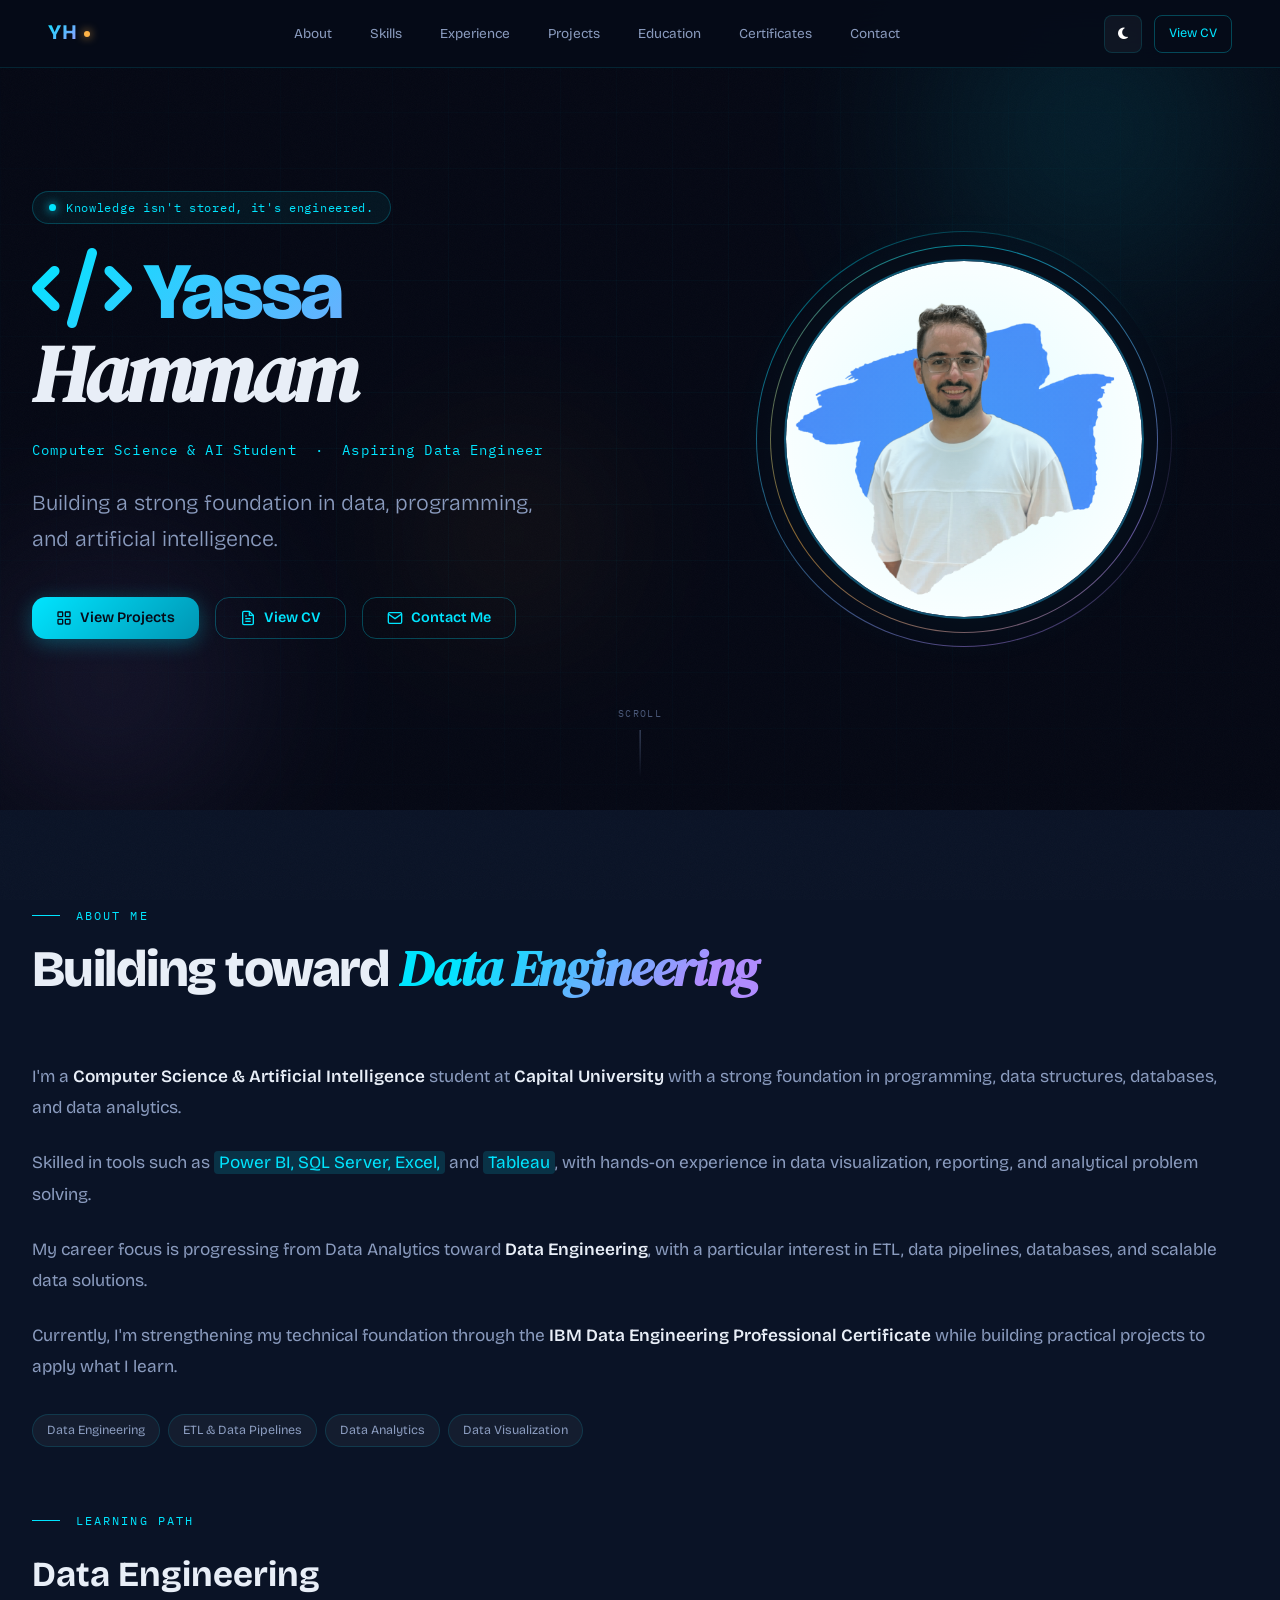
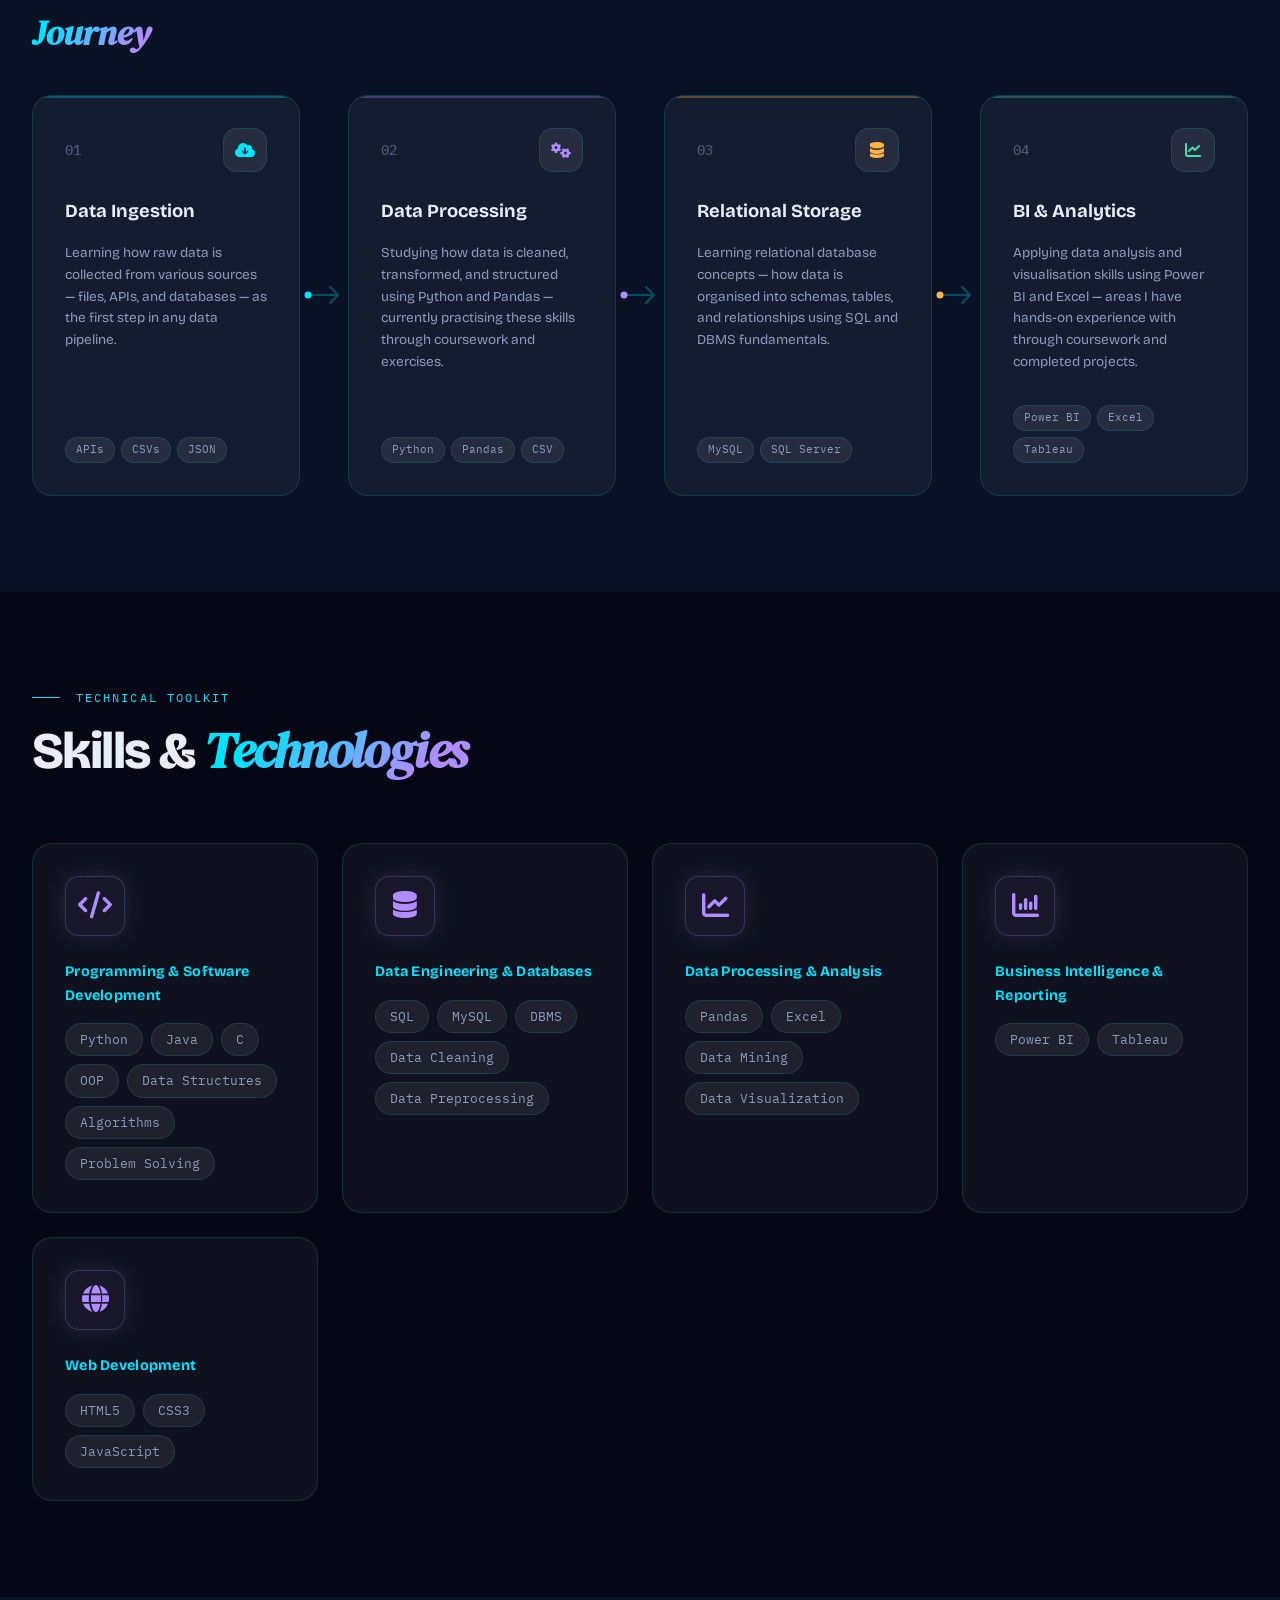
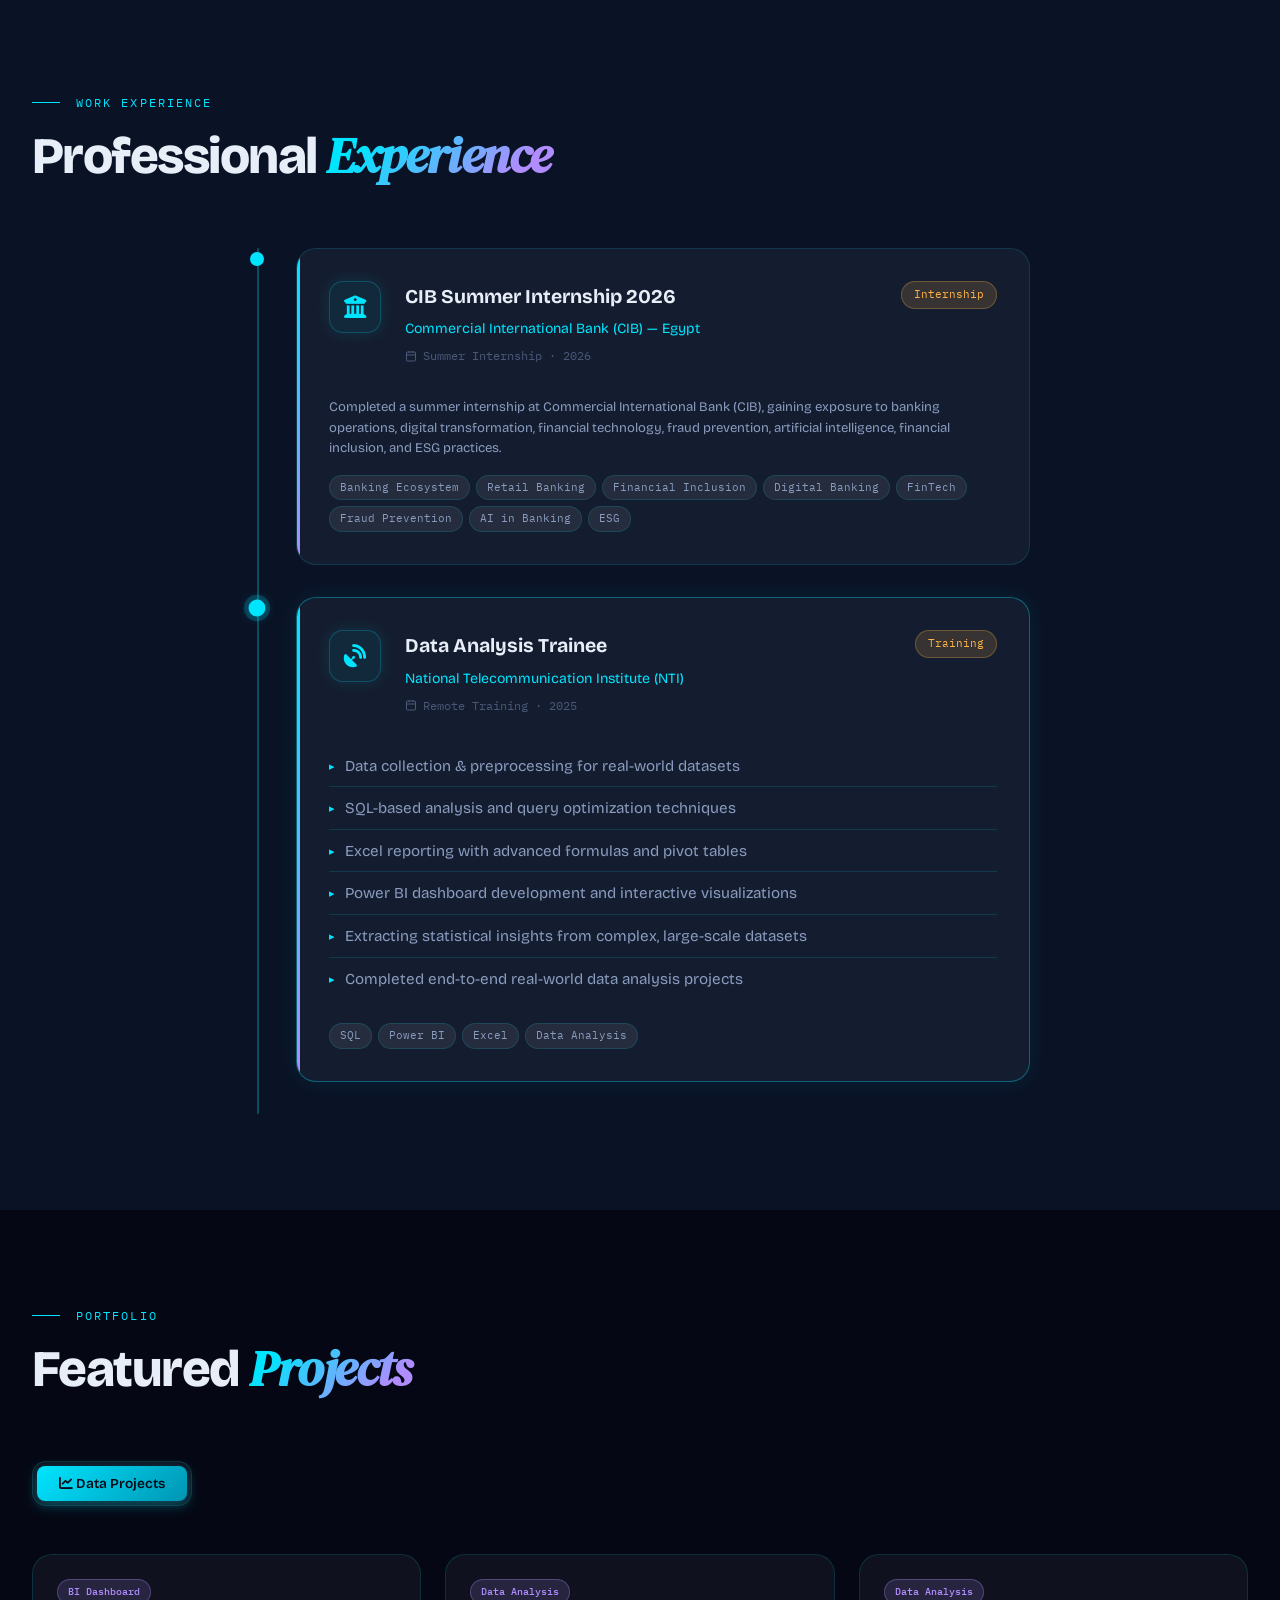
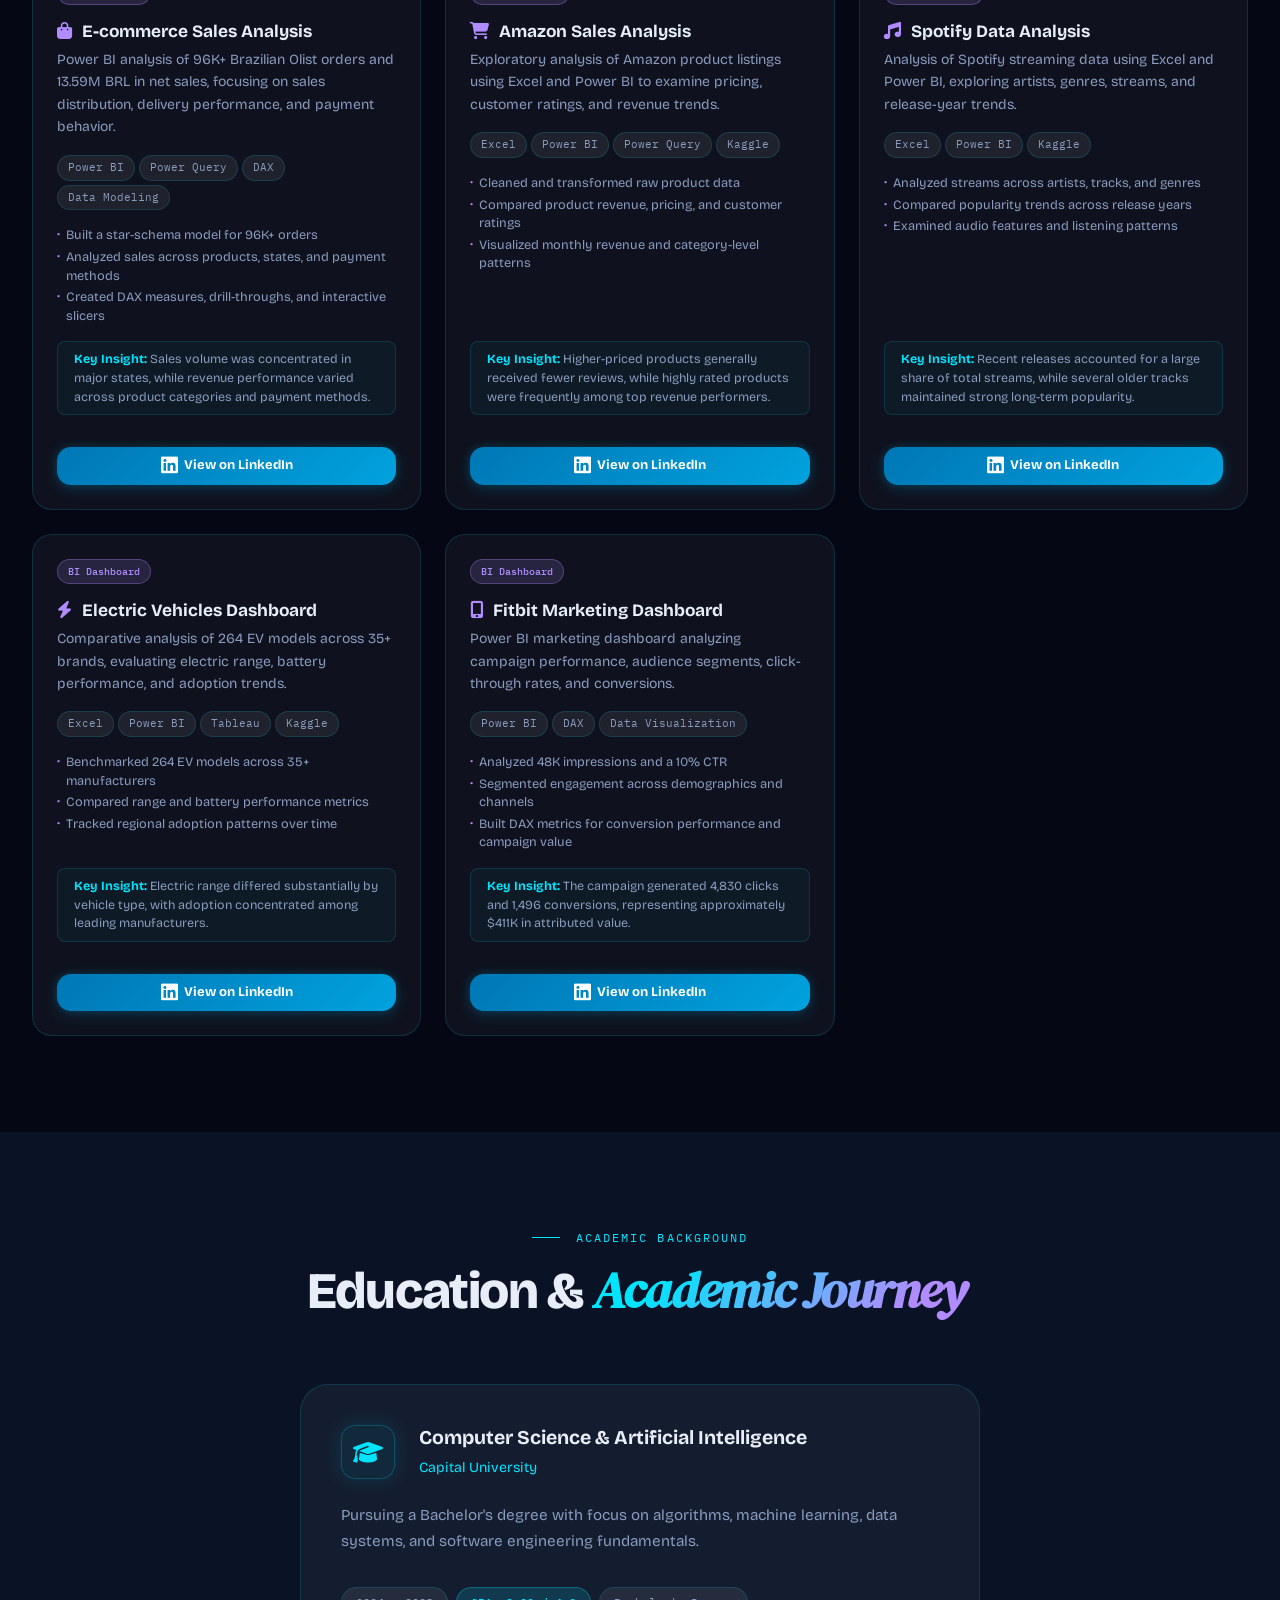
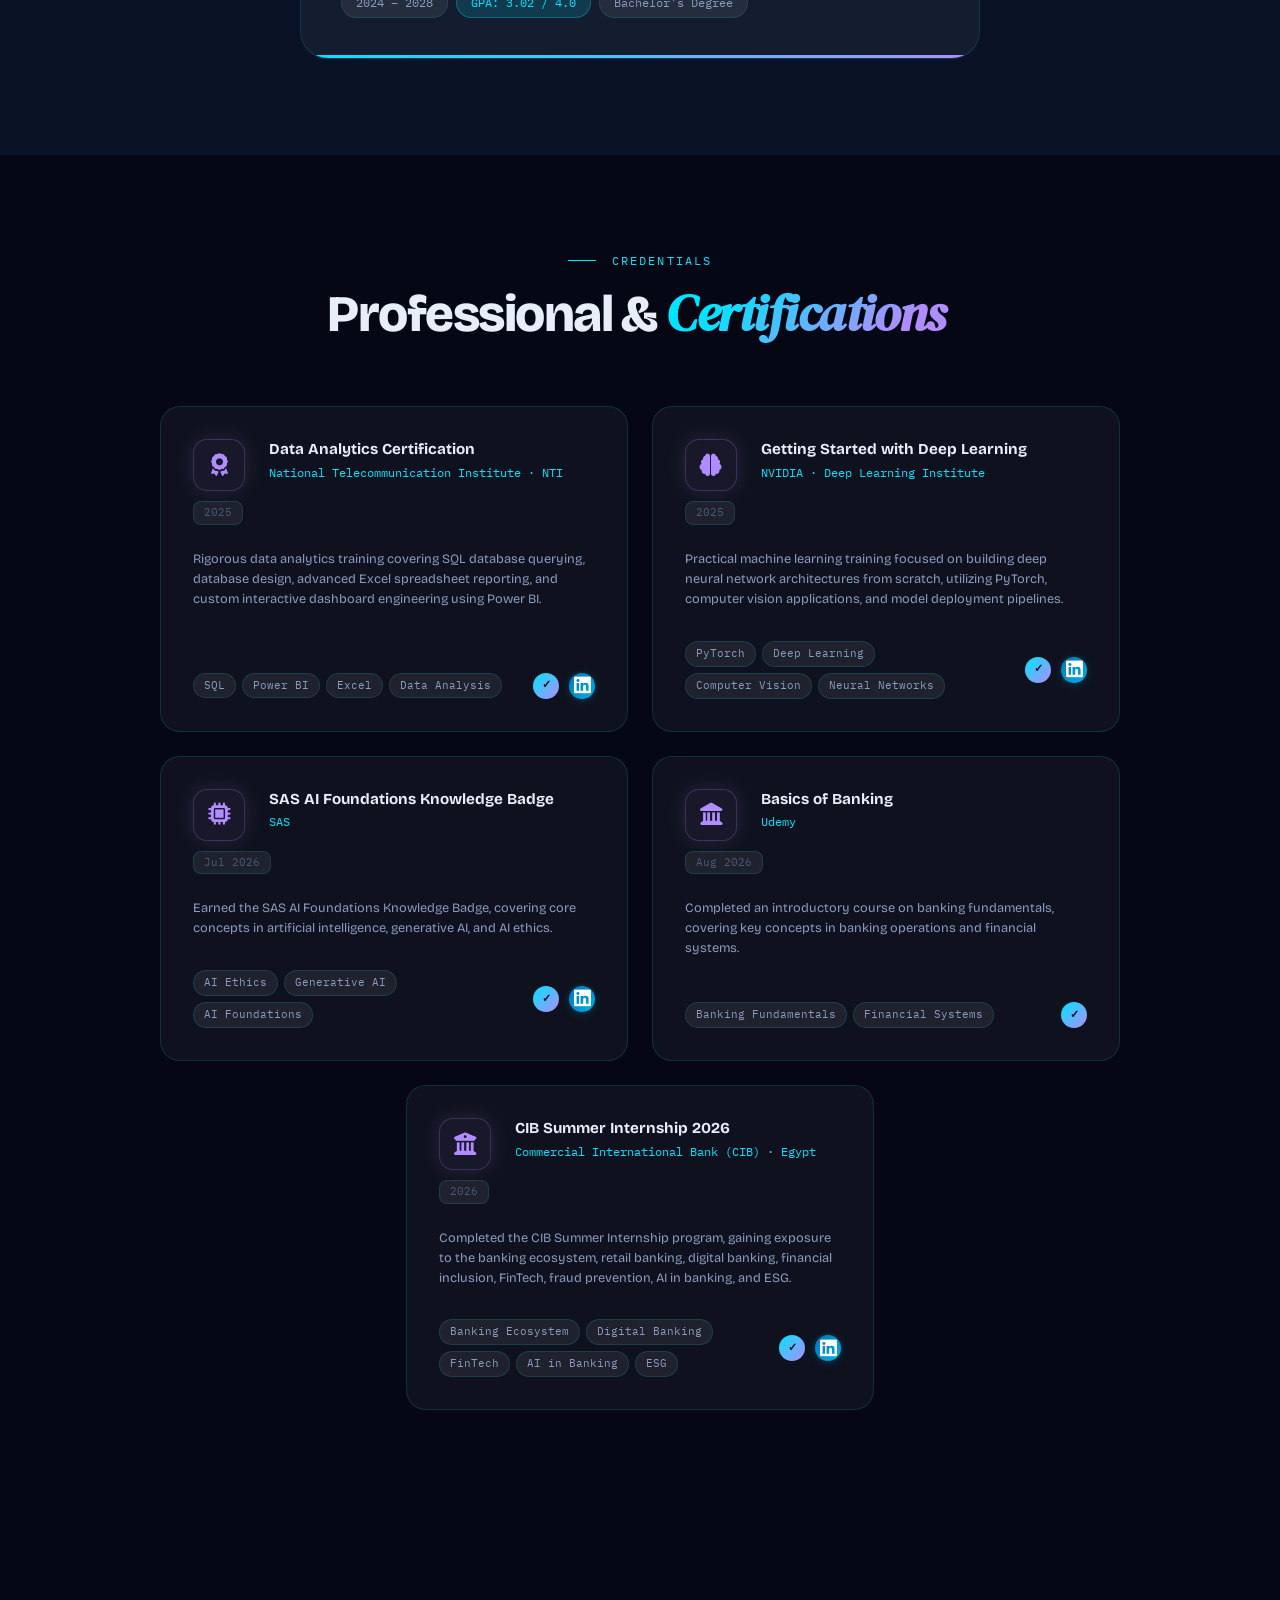
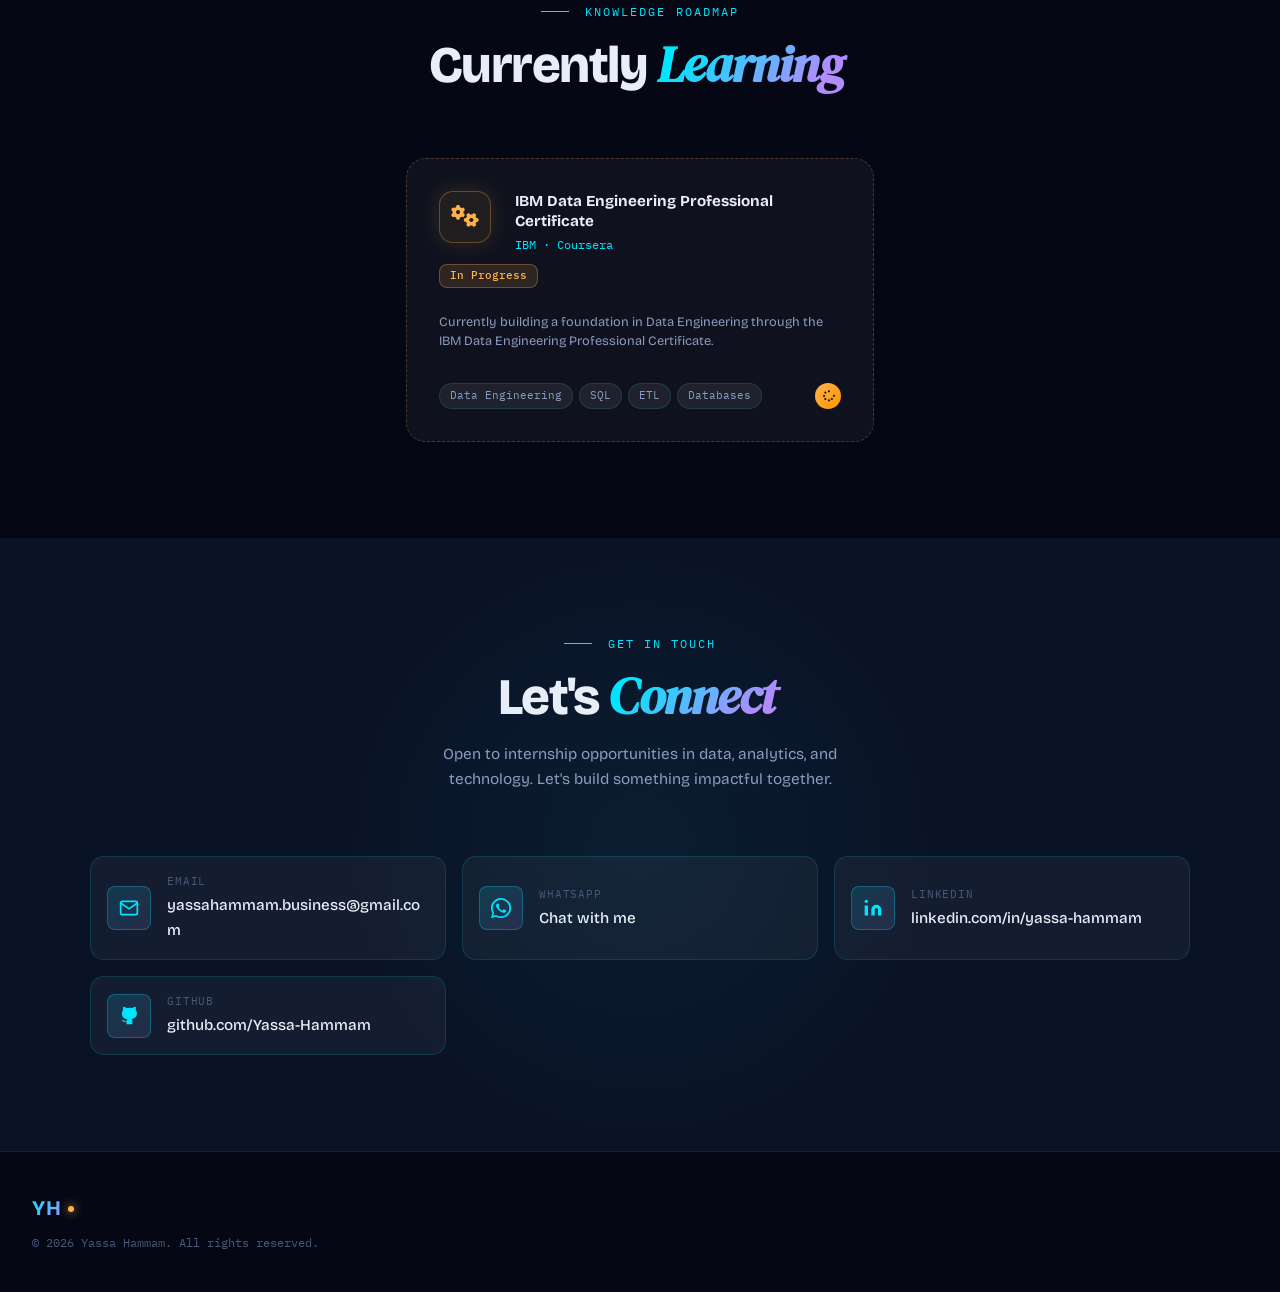
<file: index.html>
<!DOCTYPE html>
<html lang="en" data-theme="dark">

<head>
  <meta charset="UTF-8" />
  <meta name="viewport" content="width=device-width, initial-scale=1.0" />
  <meta name="description"
    content="Yassa Hammam(يسى همام) — Computer Science &amp; AI student and aspiring Data Engineer, building a strong foundation in data analysis, programming, and AI." />
  <meta name="keywords"
    content="Yassa Hammam(يسى همام), Data Engineer, Data Analyst, Power BI, Python, AI, Machine Learning, Portfolio" />
  <meta name="author" content="Yassa Hammam(يسى همام)" />
  <meta property="og:title" content="Computer Science & AI Student | Aspiring Data Engineer" />
  <meta property="og:description"
    content="CS &amp; AI student building a strong foundation in data analysis, programming, and AI. Aspiring Data Engineer." />
  <meta property="og:type" content="website" />
  <meta name="theme-color" content="#060B18" />
  <title>Computer Science & AI Student | Aspiring Data Engineer</title>

  <!-- Fonts -->
  <link rel="preconnect" href="https://fonts.googleapis.com" />
  <link rel="preconnect" href="https://fonts.gstatic.com" crossorigin />
  <link
    href="https://fonts.googleapis.com/css2?family=Bricolage+Grotesque:opsz,wght@12..96,300;12..96,400;12..96,500;12..96,600;12..96,700;12..96,800&family=DM+Serif+Display:ital@0;1&family=IBM+Plex+Mono:wght@400;500&display=swap"
    rel="stylesheet" />
  <link rel="stylesheet" href="https://cdnjs.cloudflare.com/ajax/libs/font-awesome/6.5.0/css/all.min.css">
  <link rel="stylesheet" href="style.css" />
</head>

<body>

  <!-- Scroll progress bar -->
  <div class="scroll-bar" id="scroll-bar" role="progressbar" aria-label="Page scroll progress" aria-valuenow="0"
    aria-valuemin="0" aria-valuemax="100"></div>

  <!-- Noise overlay -->
  <div class="noise-overlay" aria-hidden="true"></div>

  <!-- ═══════════ NAVIGATION ═══════════ -->
  <header class="site-header" id="site-header">
    <nav class="nav container">

      <!-- LEFT: Logo -->
      <a href="#" class="nav-logo footer-logo" aria-label="Home">
        <span class="logo-mark">YH</span>
        <span class="logo-dot"></span>
      </a>

      <!-- CENTER: Menu -->
      <ul class="nav-menu" id="nav-menu">

        <li><a href="#about" class="nav-link" data-nav>About</a></li>
        <li><a href="#skills" class="nav-link" data-nav>Skills</a></li>
        <li><a href="#experience" class="nav-link" data-nav>Experience</a></li>
        <li><a href="#projects" class="nav-link" data-nav>Projects</a></li>
        <li><a href="#education" class="nav-link" data-nav>Education</a></li>
        <li><a href="#certifications" class="nav-link" data-nav>Certificates</a></li>
        <li><a href="#contact" class="nav-link" data-nav>Contact</a></li>

      </ul>

      <!-- RIGHT: Actions -->
      <div class="nav-actions">

        <button class="theme-toggle" id="theme-toggle" aria-label="Toggle dark mode">
          <i class="fa-solid fa-sun icon-sun" aria-hidden="true"></i>
          <i class="fa-solid fa-moon icon-moon" aria-hidden="true"></i>
        </button>

        <a href="https://drive.google.com/file/d/12yXEzWz1nHPKMfJDJU7nVJs9RhCD0__B/view?usp=sharing" class="nav-cta"
          id="cv-btn" target="_blank" rel="noopener noreferrer" aria-label="Open CV in a new tab">
          View CV
        </a>

        <button class="hamburger" id="hamburger" aria-expanded="false" aria-label="Toggle navigation menu">
          <span></span>
          <span></span>
          <span></span>
        </button>

      </div>

    </nav>
  </header>

  <main id="main-content">

    <!-- ═══════════ HERO ═══════════ -->
    <section id="hero" class="hero" aria-label="Introduction">
      <div class="hero-bg" aria-hidden="true">
        <div class="hero-grid"></div>
        <div class="hero-orb orb-1"></div>
        <div class="hero-orb orb-2"></div>
        <div class="hero-orb orb-3"></div>
      </div>

      <div class="container hero-container">
        <div class="hero-content">
          <div class="hero-badge reveal" aria-label="Status: Open to work">
            <span class="badge-pulse" aria-hidden="true"></span>
            Knowledge isn't stored, it's engineered.
          </div>

          <h1 class="hero-name reveal delay-1">
            <span translate="no" class="name-first"> <i class="fa-solid fa-code"></i> Yassa</span>
            <span translate="no" class="name-last serif-italic">Hammam</span>
          </h1>

          <p class="hero-role reveal delay-2">Computer Science &amp; AI Student &nbsp;&middot;&nbsp; Aspiring Data
            Engineer</p>

          <p class="hero-tagline reveal delay-3">
            Building a strong foundation in data, programming, and artificial intelligence.
          </p>

          <div class="hero-cta reveal delay-4">
            <a href="#projects" class="btn btn-primary">
              <svg width="16" height="16" viewBox="0 0 24 24" fill="none" stroke="currentColor" stroke-width="2"
                aria-hidden="true">
                <rect x="3" y="3" width="7" height="7" rx="1" />
                <rect x="14" y="3" width="7" height="7" rx="1" />
                <rect x="14" y="14" width="7" height="7" rx="1" />
                <rect x="3" y="14" width="7" height="7" rx="1" />
              </svg>
              View Projects
            </a>
            <a href="https://drive.google.com/file/d/12yXEzWz1nHPKMfJDJU7nVJs9RhCD0__B/view?usp=sharing"
              class="btn btn-outline" target="_blank" rel="noopener noreferrer" id="hero-cv-btn">
              <svg width="16" height="16" viewBox="0 0 24 24" fill="none" stroke="currentColor" stroke-width="2"
                aria-hidden="true">
                <path d="M14 2H6a2 2 0 0 0-2 2v16a2 2 0 0 0 2 2h12a2 2 0 0 0 2-2V8z" />
                <polyline points="14 2 14 8 20 8" />
                <line x1="16" y1="13" x2="8" y2="13" />
                <line x1="16" y1="17" x2="8" y2="17" />
                <polyline points="10 9 9 9 8 9" />
              </svg>
              View CV
            </a>
            <a href="#contact" class="btn btn-outline">
              <svg width="16" height="16" viewBox="0 0 24 24" fill="none" stroke="currentColor" stroke-width="2"
                aria-hidden="true">
                <path d="M4 4h16c1.1 0 2 .9 2 2v12c0 1.1-.9 2-2 2H4c-1.1 0-2-.9-2-2V6c0-1.1.9-2 2-2z" />
                <polyline points="22,6 12,13 2,6" />
              </svg>
              Contact Me
            </a>

          </div>
        </div>

        <div class="hero-visual reveal delay-2" aria-hidden="true">
          <div class="avatar-frame">
            <div class="avatar-ring ring-spin"></div>
            <div class="avatar-ring ring-spin-rev"></div>
            <div class="avatar-inner">
              <img src="profile.png" translate="no" alt="Yassa Hammam" class="avatar-photo" loading="eager" />
              <div class="avatar-initials" style="display: none;">YH</div>
            </div>
            <div class="avatar-glow"></div>
          </div>
        </div>
      </div>

      <div class="scroll-hint reveal delay-5" aria-hidden="true">
        <span>Scroll</span>
        <div class="scroll-line"></div>
      </div>
    </section>

    <!-- ═══════════ ABOUT ═══════════ -->
    <section id="about" class="section about-section" aria-label="About me">
      <div class="container">
        <div class="section-header reveal">
          <p class="section-eyebrow">About Me</p>
          <h2 class="section-title">
            Building toward
            <em class="serif-italic accent-text">Data Engineering</em>
          </h2>
        </div>

        <div class="about-text reveal">
          <p>I'm a <strong>Computer Science &amp; Artificial Intelligence</strong> student at <strong>Capital
              University</strong>
            with a
            strong foundation in programming, data structures, databases, and data analytics.</p>
          <p>Skilled in tools such as <mark>Power BI, SQL Server, Excel,</mark> and <mark>Tableau</mark>, with hands-on
            experience in data visualization, reporting, and analytical problem solving.</p>
          <p>
            My career focus is progressing from
            Data Analytics toward <strong>Data Engineering</strong>,
            with a particular interest in ETL, data pipelines, databases, and scalable data solutions.
          </p>
          <p>
            Currently, I'm strengthening my technical foundation through the
            <strong>IBM Data Engineering Professional Certificate</strong>
            while building practical projects to apply what I learn.
          </p>

          <div class="about-tags">
            <span class="tag">Data Engineering</span>
            <span class="tag">ETL &amp; Data Pipelines</span>
            <span class="tag">Data Analytics</span>
            <span class="tag">Data Visualization</span>

          </div>
        </div>

        <!-- Integrated Data Engineering Pipeline / Journey -->
        <div class="about-pipeline-container reveal delay-2" style="margin-top: var(--sp-8);">
          <div class="subsection-header" style="margin-bottom: var(--sp-4);">
            <p class="section-eyebrow">Learning Path</p>
            <h3 class="subsection-title"
              style="font-family: var(--font-display); font-size: clamp(1.5rem, 3vw, 2.2rem); font-weight: 700; color: var(--text);">
              Data Engineering <br class="br-desktop" />
              <em class="serif-italic accent-text">Journey</em>
            </h3>
          </div>

          <!-- Pipeline Flow -->
          <div class="pipeline-flow-container">

            <!-- Stage 1 -->
            <div class="pipeline-stage" id="stage-ingest">
              <div class="stage-card">
                <div class="stage-header">
                  <span class="stage-num">01</span>
                  <div class="stage-icon-box">
                    <i class="fa-solid fa-cloud-arrow-down" id="icon-ingest"></i>
                  </div>
                </div>
                <h3 class="stage-title" id="title-ingest">Data Ingestion</h3>
                <p class="stage-desc" id="desc-ingest">
                  Learning how raw data is collected from various sources — files, APIs, and databases — as the first
                  step
                  in any data pipeline.
                </p>
                <div class="stage-tech-tags" id="tags-ingest">
                  <span class="pill pill-sm">APIs</span>
                  <span class="pill pill-sm">CSVs</span>
                  <span class="pill pill-sm">JSON</span>
                </div>
              </div>
            </div>

            <!-- Connector 1 -->
            <div class="pipeline-connector">
              <svg class="pipeline-connector-svg" viewBox="0 0 40 40" fill="none">
                <path d="M4 20H34M34 20L26 12M34 20L26 28" stroke="var(--border-2)" stroke-width="2"
                  stroke-linecap="round" stroke-linejoin="round" />
                <circle cx="4" cy="20" r="3.5" fill="var(--cyan)" class="connector-pulse" />
              </svg>
            </div>

            <!-- Stage 2 -->
            <div class="pipeline-stage" id="stage-process">
              <div class="stage-card">
                <div class="stage-header">
                  <span class="stage-num">02</span>
                  <div class="stage-icon-box">
                    <i class="fa-solid fa-gears" id="icon-process"></i>
                  </div>
                </div>
                <h3 class="stage-title" id="title-process">Data Processing</h3>
                <p class="stage-desc" id="desc-process">
                  Studying how data is cleaned, transformed, and structured using Python and Pandas — currently
                  practising
                  these skills through coursework and exercises.
                </p>
                <div class="stage-tech-tags" id="tags-process">
                  <span class="pill pill-sm">Python</span>
                  <span class="pill pill-sm">Pandas</span>
                  <span class="pill pill-sm">CSV</span>
                </div>
              </div>
            </div>

            <!-- Connector 2 -->
            <div class="pipeline-connector">
              <svg class="pipeline-connector-svg" viewBox="0 0 40 40" fill="none">
                <path d="M4 20H34M34 20L26 12M34 20L26 28" stroke="var(--border-2)" stroke-width="2"
                  stroke-linecap="round" stroke-linejoin="round" />
                <circle cx="4" cy="20" r="3.5" fill="var(--violet)" class="connector-pulse"
                  style="animation-delay: 0.5s;" />
              </svg>
            </div>

            <!-- Stage 3 -->
            <div class="pipeline-stage" id="stage-store">
              <div class="stage-card">
                <div class="stage-header">
                  <span class="stage-num">03</span>
                  <div class="stage-icon-box">
                    <i class="fa-solid fa-database" id="icon-store"></i>
                  </div>
                </div>
                <h3 class="stage-title" id="title-store">Relational Storage</h3>
                <p class="stage-desc" id="desc-store">
                  Learning relational database concepts — how data is organised into schemas, tables, and relationships
                  using SQL and DBMS fundamentals.
                </p>
                <div class="stage-tech-tags" id="tags-store">
                  <span class="pill pill-sm">MySQL</span>
                  <span class="pill pill-sm">SQL Server</span>
                </div>
              </div>
            </div>

            <!-- Connector 3 -->
            <div class="pipeline-connector">
              <svg class="pipeline-connector-svg" viewBox="0 0 40 40" fill="none">
                <path d="M4 20H34M34 20L26 12M34 20L26 28" stroke="var(--border-2)" stroke-width="2"
                  stroke-linecap="round" stroke-linejoin="round" />
                <circle cx="4" cy="20" r="3.5" fill="var(--amber)" class="connector-pulse"
                  style="animation-delay: 1s;" />
              </svg>
            </div>

            <!-- Stage 4 -->
            <div class="pipeline-stage" id="stage-serve">
              <div class="stage-card">
                <div class="stage-header">
                  <span class="stage-num">04</span>
                  <div class="stage-icon-box">
                    <i class="fa-solid fa-chart-line" id="icon-serve"></i>
                  </div>
                </div>
                <h3 class="stage-title" id="title-serve">BI &amp; Analytics</h3>
                <p class="stage-desc" id="desc-serve">
                  Applying data analysis and visualisation skills using Power BI and Excel — areas I have hands-on
                  experience with through coursework and completed projects.
                </p>
                <div class="stage-tech-tags" id="tags-serve">
                  <span class="pill pill-sm">Power BI</span>
                  <span class="pill pill-sm">Excel</span>
                  <span class="pill pill-sm">Tableau</span>
                </div>
              </div>
            </div>

          </div>
        </div>

      </div>
    </section>

    <!-- ═══════════ SKILLS ═══════════ -->
    <section id="skills" class="section skills-section" aria-label="Skills and technologies">
      <div class="container">
        <div class="section-header reveal">
          <p class="section-eyebrow">Technical Toolkit</p>
          <h2 class="section-title">Skills &amp; <em class="serif-italic accent-text">Technologies</em></h2>
        </div>

        <div class="skills-grid">
          <article class="skill-card reveal delay-1">
            <div class="skill-card-icon" aria-hidden="true"><i class="fa-solid fa-code"></i></div>
            <h3 class="skill-card-title">Programming &amp; Software Development</h3>
            <div class="skill-pills">
              <span class="pill">Python</span>
              <span class="pill">Java</span>
              <span class="pill">C</span>
              <span class="pill">OOP</span>
              <span class="pill">Data Structures</span>
              <span class="pill">Algorithms</span>
              <span class="pill">Problem Solving</span>
            </div>
          </article>

          <article class="skill-card reveal delay-2">
            <div class="skill-card-icon" aria-hidden="true"><i class="fa-solid fa-database"></i></div>
            <h3 class="skill-card-title">Data Engineering &amp; Databases</h3>
            <div class="skill-pills">
              <span class="pill">SQL</span>
              <span class="pill">MySQL</span>
              <span class="pill">DBMS</span>
              <span class="pill">Data Cleaning</span>
              <span class="pill">Data Preprocessing</span>
            </div>
          </article>

          <article class="skill-card reveal delay-3">
            <div class="skill-card-icon" aria-hidden="true"><i class="fa-solid fa-chart-line"></i></div>
            <h3 class="skill-card-title">Data Processing &amp; Analysis</h3>
            <div class="skill-pills">
              <span class="pill">Pandas</span>
              <span class="pill">Excel</span>
              <span class="pill">Data Mining</span>
              <span class="pill">Data Visualization</span>
            </div>
          </article>

          <article class="skill-card reveal delay-4">
            <div class="skill-card-icon" aria-hidden="true"><i class="fa-solid fa-chart-column"></i></div>
            <h3 class="skill-card-title">Business Intelligence &amp; Reporting</h3>
            <div class="skill-pills">
              <span class="pill">Power BI</span>
              <span class="pill">Tableau</span>
            </div>
          </article>

          <article class="skill-card reveal delay-5">
            <div class="skill-card-icon" aria-hidden="true"><i class="fa-solid fa-globe"></i></div>
            <h3 class="skill-card-title">Web Development</h3>
            <div class="skill-pills">
              <span class="pill">HTML5</span>
              <span class="pill">CSS3</span>
              <span class="pill">JavaScript</span>
            </div>
          </article>
        </div>
      </div>
    </section>
    <!-- ═══════════ EXPERIENCE ═══════════ -->
    <section id="experience" class="section experience-section" aria-label="Work experience">
      <div class="container">
        <div class="section-header reveal">
          <p class="section-eyebrow">Work Experience</p>
          <h2 class="section-title">Professional <em class="serif-italic accent-text">Experience</em></h2>
        </div>

        <div class="timeline">

          <!-- CIB Summer Internship 2026 -->
          <article class="exp-card reveal" aria-label="Summer Intern at CIB">
            <div class="exp-marker" aria-hidden="true">
              <span class="marker-dot"></span>
              <span class="marker-line"></span>
            </div>
            <div class="exp-content">
              <div class="exp-header">
                <div class="exp-logo" aria-hidden="true"><i class="fa-solid fa-building-columns"></i></div>
                <div class="exp-meta">
                  <h3 class="exp-role">CIB Summer Internship 2026</h3>
                  <p class="exp-company">Commercial International Bank (CIB) — Egypt</p>
                  <p class="exp-period">
                    <svg width="12" height="12" viewBox="0 0 24 24" fill="none" stroke="currentColor" stroke-width="2"
                      aria-hidden="true">
                      <rect x="3" y="4" width="18" height="18" rx="2" ry="2" />
                      <line x1="16" y1="2" x2="16" y2="6" />
                      <line x1="8" y1="2" x2="8" y2="6" />
                      <line x1="3" y1="10" x2="21" y2="10" />
                    </svg>
                    Summer Internship · 2026
                  </p>
                </div>
                <span class="exp-badge">Internship</span>
              </div>
              <p class="exp-desc"
                style="font-size:0.82rem;color:var(--text-2);line-height:1.55;margin-bottom:var(--sp-2);">
                Completed a summer internship at Commercial International Bank (CIB), gaining exposure to banking
                operations, digital transformation, financial technology, fraud prevention, artificial intelligence,
                financial inclusion, and ESG practices.
              </p>
              <div class="exp-skills">
                <span class="pill pill-sm">Banking Ecosystem</span>
                <span class="pill pill-sm">Retail Banking</span>
                <span class="pill pill-sm">Financial Inclusion</span>
                <span class="pill pill-sm">Digital Banking</span>
                <span class="pill pill-sm">FinTech</span>
                <span class="pill pill-sm">Fraud Prevention</span>
                <span class="pill pill-sm">AI in Banking</span>
                <span class="pill pill-sm">ESG</span>
              </div>
            </div>
          </article>

          <!-- NTI Data Analysis Trainee -->
          <article class="exp-card reveal" aria-label="Data Analysis Trainee at NTI">
            <div class="exp-marker" aria-hidden="true">
              <span class="marker-dot"></span>
              <span class="marker-line"></span>
            </div>
            <div class="exp-content">
              <div class="exp-header">
                <div class="exp-logo" aria-hidden="true"><i class="fa-solid fa-satellite-dish"></i></div>
                <div class="exp-meta">
                  <h3 class="exp-role">Data Analysis Trainee</h3>
                  <p class="exp-company">National Telecommunication Institute (NTI)</p>
                  <p class="exp-period">
                    <svg width="12" height="12" viewBox="0 0 24 24" fill="none" stroke="currentColor" stroke-width="2"
                      aria-hidden="true">
                      <rect x="3" y="4" width="18" height="18" rx="2" ry="2" />
                      <line x1="16" y1="2" x2="16" y2="6" />
                      <line x1="8" y1="2" x2="8" y2="6" />
                      <line x1="3" y1="10" x2="21" y2="10" />
                    </svg>
                    Remote Training · 2025
                  </p>
                </div>
                <span class="exp-badge">Training</span>
              </div>
              <ul class="exp-list" role="list">
                <li>Data collection &amp; preprocessing for real-world datasets</li>
                <li>SQL-based analysis and query optimization techniques</li>
                <li>Excel reporting with advanced formulas and pivot tables</li>
                <li>Power BI dashboard development and interactive visualizations</li>
                <li>Extracting statistical insights from complex, large-scale datasets</li>
                <li>Completed end-to-end real-world data analysis projects</li>
              </ul>
              <div class="exp-skills">
                <span class="pill pill-sm">SQL</span>
                <span class="pill pill-sm">Power BI</span>
                <span class="pill pill-sm">Excel</span>
                <span class="pill pill-sm">Data Analysis</span>
              </div>
            </div>
          </article>

        </div>
      </div>
    </section>

    <!-- ═══════════ PROJECTS ═══════════ -->
    <section id="projects" class="section projects-section" aria-label="Portfolio projects">
      <div class="container">

        <div class="section-header reveal">
          <p class="section-eyebrow">Portfolio</p>
          <h2 class="section-title">
            Featured <em class="serif-italic accent-text">Projects</em>
          </h2>
        </div>

        <!-- ==================== DATA PROJECTS ==================== -->

        <div class="tab-group" role="tablist" aria-label="Project Categories">
          <button class="tab active" id="btn-data" data-tab="data" role="tab" aria-selected="true"
            aria-controls="tab-data">
            <i class="fa-solid fa-chart-line"></i> Data Projects
          </button>
        </div>

        <div class="projects-panel active" id="tab-data" role="tabpanel" aria-labelledby="btn-data">

          <div class="projects-grid">


            <!-- 1. E-commerce Sales Analysis -->
            <article class="proj-card reveal" aria-label="E-commerce Sales Analysis project">

              <div class="proj-card-inner">

                <header class="proj-header">
                  <span class="proj-badge badge-data">BI Dashboard</span>
                </header>

                <h3 class="proj-title">
                  <i class="fa-solid fa-bag-shopping"></i>
                  E-commerce Sales Analysis
                </h3>

                <p class="proj-desc">
                  Power BI analysis of 96K+ Brazilian Olist orders and
                  13.59M BRL in net sales, focusing on sales distribution,
                  delivery performance, and payment behavior.
                </p>

                <div class="proj-stack">
                  <span class="pill pill-sm">Power BI</span>
                  <span class="pill pill-sm">Power Query</span>
                  <span class="pill pill-sm">DAX</span>
                  <span class="pill pill-sm">Data Modeling</span>
                </div>

                <ul class="proj-features" role="list">
                  <li>Built a star-schema model for 96K+ orders</li>
                  <li>Analyzed sales across products, states, and payment methods</li>
                  <li>Created DAX measures, drill-throughs, and interactive slicers</li>
                </ul>

                <div class="proj-outcome">
                  <strong>Key Insight:</strong>
                  Sales volume was concentrated in major states, while revenue
                  performance varied across product categories and payment methods.
                </div>

                <div class="proj-links">
                  <a href="https://www.linkedin.com/posts/yassa-hammam_powerbi-dataanalytics-dashboarddesign-activity-7358503456132796416-y1F2"
                    target="_blank" rel="noopener noreferrer" class="proj-link-btn"
                    aria-label="View E-commerce Sales Analysis on LinkedIn">

                    <i class="fa-brands fa-linkedin"></i>
                    View on LinkedIn

                  </a>
                </div>

              </div>
            </article>


            <!-- 2. Amazon Sales Analysis -->
            <article class="proj-card reveal delay-1" aria-label="Amazon Sales Analysis project">

              <div class="proj-card-inner">

                <header class="proj-header">
                  <span class="proj-badge badge-data">Data Analysis</span>
                </header>

                <h3 class="proj-title">
                  <i class="fa-solid fa-cart-shopping"></i>
                  Amazon Sales Analysis
                </h3>

                <p class="proj-desc">
                  Exploratory analysis of Amazon product listings using Excel
                  and Power BI to examine pricing, customer ratings, and revenue trends.
                </p>

                <div class="proj-stack">
                  <span class="pill pill-sm">Excel</span>
                  <span class="pill pill-sm">Power BI</span>
                  <span class="pill pill-sm">Power Query</span>
                  <span class="pill pill-sm">Kaggle</span>
                </div>

                <ul class="proj-features" role="list">
                  <li>Cleaned and transformed raw product data</li>
                  <li>Compared product revenue, pricing, and customer ratings</li>
                  <li>Visualized monthly revenue and category-level patterns</li>
                </ul>

                <div class="proj-outcome">
                  <strong>Key Insight:</strong>
                  Higher-priced products generally received fewer reviews,
                  while highly rated products were frequently among top revenue performers.
                </div>

                <div class="proj-links">
                  <a href="https://www.linkedin.com/posts/yassa-hammam_powerbi-dataanalytics-dashboarddesign-activity-7351594579667636224-iVMX"
                    target="_blank" rel="noopener noreferrer" class="proj-link-btn"
                    aria-label="View Amazon Sales Analysis on LinkedIn">

                    <i class="fa-brands fa-linkedin"></i>
                    View on LinkedIn

                  </a>
                </div>

              </div>
            </article>


            <!-- 3. Spotify Data Analysis -->
            <article class="proj-card reveal delay-2" aria-label="Spotify Data Analysis project">

              <div class="proj-card-inner">

                <header class="proj-header">
                  <span class="proj-badge badge-data">Data Analysis</span>
                </header>

                <h3 class="proj-title">
                  <i class="fa-solid fa-music"></i>
                  Spotify Data Analysis
                </h3>

                <p class="proj-desc">
                  Analysis of Spotify streaming data using Excel and Power BI,
                  exploring artists, genres, streams, and release-year trends.
                </p>

                <div class="proj-stack">
                  <span class="pill pill-sm">Excel</span>
                  <span class="pill pill-sm">Power BI</span>
                  <span class="pill pill-sm">Kaggle</span>
                </div>

                <ul class="proj-features" role="list">
                  <li>Analyzed streams across artists, tracks, and genres</li>
                  <li>Compared popularity trends across release years</li>
                  <li>Examined audio features and listening patterns</li>
                </ul>

                <div class="proj-outcome">
                  <strong>Key Insight:</strong>
                  Recent releases accounted for a large share of total streams,
                  while several older tracks maintained strong long-term popularity.
                </div>

                <div class="proj-links">
                  <a href="https://www.linkedin.com/posts/yassa-hammam_powerbi-spotifydashboard-nti-activity-7352387256441036800--GL7"
                    target="_blank" rel="noopener noreferrer" class="proj-link-btn"
                    aria-label="View Spotify Data Analysis on LinkedIn">

                    <i class="fa-brands fa-linkedin"></i>
                    View on LinkedIn

                  </a>
                </div>

              </div>
            </article>


            <!-- 4. Electric Vehicles Dashboard -->
            <article class="proj-card reveal delay-3" aria-label="Electric Vehicles Dashboard project">

              <div class="proj-card-inner">

                <header class="proj-header">
                  <span class="proj-badge badge-data">BI Dashboard</span>
                </header>

                <h3 class="proj-title">
                  <i class="fa-solid fa-bolt"></i>
                  Electric Vehicles Dashboard
                </h3>

                <p class="proj-desc">
                  Comparative analysis of 264 EV models across 35+ brands,
                  evaluating electric range, battery performance, and adoption trends.
                </p>

                <div class="proj-stack">
                  <span class="pill pill-sm">Excel</span>
                  <span class="pill pill-sm">Power BI</span>
                  <span class="pill pill-sm">Tableau</span>
                  <span class="pill pill-sm">Kaggle</span>
                </div>

                <ul class="proj-features" role="list">
                  <li>Benchmarked 264 EV models across 35+ manufacturers</li>
                  <li>Compared range and battery performance metrics</li>
                  <li>Tracked regional adoption patterns over time</li>
                </ul>

                <div class="proj-outcome">
                  <strong>Key Insight:</strong>
                  Electric range differed substantially by vehicle type,
                  with adoption concentrated among leading manufacturers.
                </div>

                <div class="proj-links">
                  <a href="https://www.linkedin.com/posts/yassa-hammam_powerbi-dataanalytics-electricvehicles-activity-7353868217234198532-Ri2U"
                    target="_blank" rel="noopener noreferrer" class="proj-link-btn"
                    aria-label="View Electric Vehicles Dashboard on LinkedIn">

                    <i class="fa-brands fa-linkedin"></i>
                    View on LinkedIn

                  </a>
                </div>

              </div>
            </article>


            <!-- 5. Fitbit Marketing Dashboard -->
            <article class="proj-card reveal delay-4" aria-label="Fitbit Marketing Dashboard project">

              <div class="proj-card-inner">

                <header class="proj-header">
                  <span class="proj-badge badge-data">BI Dashboard</span>
                </header>

                <h3 class="proj-title">
                  <i class="fa-solid fa-mobile-screen-button"></i>
                  Fitbit Marketing Dashboard
                </h3>

                <p class="proj-desc">
                  Power BI marketing dashboard analyzing campaign performance,
                  audience segments, click-through rates, and conversions.
                </p>

                <div class="proj-stack">
                  <span class="pill pill-sm">Power BI</span>
                  <span class="pill pill-sm">DAX</span>
                  <span class="pill pill-sm">Data Visualization</span>
                </div>

                <ul class="proj-features" role="list">
                  <li>Analyzed 48K impressions and a 10% CTR</li>
                  <li>Segmented engagement across demographics and channels</li>
                  <li>Built DAX metrics for conversion performance and campaign value</li>
                </ul>

                <div class="proj-outcome">
                  <strong>Key Insight:</strong>
                  The campaign generated 4,830 clicks and 1,496 conversions,
                  representing approximately $411K in attributed value.
                </div>

                <div class="proj-links">
                  <a href="https://www.linkedin.com/posts/yassa-hammam_powerbi-dataanalytics-dashboarddesign-activity-7351069159125897216-djnq"
                    target="_blank" rel="noopener noreferrer" class="proj-link-btn"
                    aria-label="View Fitbit Marketing Dashboard on LinkedIn">

                    <i class="fa-brands fa-linkedin"></i>
                    View on LinkedIn

                  </a>
                </div>

              </div>
            </article>

          </div>


          <div class="projects-more-container">
            <button class="btn btn-outline show-more-btn" data-panel="tab-data" aria-expanded="false">

              <span>Show More</span>
              <i class="fa-solid fa-chevron-down"></i>

            </button>
          </div>

        </div>

      </div>
    </section>

    <!-- ═══════════ EDUCATION ═══════════ -->
    <section id="education" class="section education-section" aria-label="Academic background">
      <div class="container">
        <div class="section-header reveal" style="text-align:center">
          <p class="section-eyebrow" style="justify-content:center">Academic Background</p>
          <h2 class="section-title">Education &amp; <em class="serif-italic accent-text">Academic Journey</em></h2>
        </div>

        <div class="edu-single">
          <article class="edu-card reveal" aria-label="Capital University degree">
            <div class="edu-card-top">
              <div class="edu-icon" aria-hidden="true"><i class="fa-solid fa-graduation-cap"></i></div>
              <div class="edu-info">
                <h3 class="edu-degree">Computer Science &amp; Artificial Intelligence</h3>
                <p class="edu-uni">Capital University</p>
              </div>
            </div>
            <p class="edu-desc">Pursuing a Bachelor's degree with focus on algorithms, machine learning, data systems,
              and software engineering fundamentals.</p>
            <div class="edu-badges">
              <span class="edu-badge">2024 – 2028</span>
              <span class="edu-badge edu-badge-gpa">GPA: 3.02 / 4.0</span>
              <span class="edu-badge">Bachelor's Degree</span>
            </div>
          </article>
        </div>
      </div>
    </section>

    <!-- ═══════════ CERTIFICATIONS ═══════════ -->
    <section id="certifications" class="section certifications-section" aria-label="Certifications and credentials">
      <div class="container">
        <div class="section-header reveal" style="text-align:center">
          <p class="section-eyebrow" style="justify-content:center">Credentials</p>
          <h2 class="section-title">Professional &amp; <em class="serif-italic accent-text">Certifications</em></h2>
        </div>

        <div class="certs-grid">
          <article class="cert-card reveal" aria-label="NTI Data Analytics certification">
            <header class="cert-header">
              <div class="cert-header-left">
                <div class="cert-icon" aria-hidden="true"><i class="fa-solid fa-award"></i></div>
                <div class="cert-meta">
                  <h4 class="cert-name">Data Analytics Certification</h4>
                  <p class="cert-issuer">National Telecommunication Institute · NTI</p>
                </div>
              </div>
              <div class="cert-date">2025</div>
            </header>

            <p class="cert-desc">
              Rigorous data analytics training covering SQL database querying, database design, advanced Excel
              spreadsheet reporting, and custom interactive dashboard engineering using Power BI.
            </p>

            <div class="cert-footer">
              <div class="cert-tags">
                <span class="pill pill-sm">SQL</span>
                <span class="pill pill-sm">Power BI</span>
                <span class="pill pill-sm">Excel</span>
                <span class="pill pill-sm">Data Analysis</span>
              </div>
              <div class="cert-actions">
                <div class="cert-check" aria-label="Verified" aria-hidden="true">✓</div>
                <a href="https://www.linkedin.com/posts/yassa-hammam_nti-certification-ugcPost-7357365263287136256-9KsI?utm_source=share&utm_medium=member_desktop&rcm=ACoAAFuCj3QBOGIlvsD2n6PTqf2znAiU6xdLaDw"
                  target="_blank" rel="noopener noreferrer" class="cert-link-btn"
                  aria-label="View NTI Data Analytics Certification on LinkedIn">
                  <i class="fa-brands fa-linkedin"></i>
                </a>
              </div>
            </div>
          </article>

          <article class="cert-card reveal delay-1" aria-label="NVIDIA Deep Learning certification">
            <header class="cert-header">
              <div class="cert-header-left">
                <div class="cert-icon" aria-hidden="true"><i class="fa-solid fa-brain"></i></div>
                <div class="cert-meta">
                  <h4 class="cert-name">Getting Started with Deep Learning</h4>
                  <p class="cert-issuer">NVIDIA · Deep Learning Institute</p>
                </div>
              </div>
              <div class="cert-date">2025</div>
            </header>

            <p class="cert-desc">
              Practical machine learning training focused on building deep neural network architectures from scratch,
              utilizing PyTorch, computer vision applications, and model deployment pipelines.
            </p>

            <div class="cert-footer">
              <div class="cert-tags">
                <span class="pill pill-sm">PyTorch</span>
                <span class="pill pill-sm">Deep Learning</span>
                <span class="pill pill-sm">Computer Vision</span>
                <span class="pill pill-sm">Neural Networks</span>
              </div>
              <div class="cert-actions">
                <div class="cert-check" aria-label="Verified" aria-hidden="true">✓</div>
                <a href="https://www.linkedin.com/posts/yassa-hammam_certificate-ugcPost-7367760517064491011-K2Sv?utm_source=share&utm_medium=member_desktop&rcm=ACoAAFuCj3QBOGIlvsD2n6PTqf2znAiU6xdLaDw"
                  target="_blank" rel="noopener noreferrer" class="cert-link-btn"
                  aria-label="View NVIDIA Deep Learning Certification on LinkedIn">
                  <i class="fa-brands fa-linkedin"></i>
                </a>
              </div>
            </div>
          </article>

          <article class="cert-card reveal delay-2" aria-label="SAS AI Foundations Knowledge Badge">
            <header class="cert-header">
              <div class="cert-header-left">
                <div class="cert-icon" aria-hidden="true"><i class="fa-solid fa-microchip"></i></div>
                <div class="cert-meta">
                  <h4 class="cert-name">SAS AI Foundations Knowledge Badge</h4>
                  <p class="cert-issuer">SAS</p>
                </div>
              </div>
              <div class="cert-date">Jul 2026</div>
            </header>

            <p class="cert-desc">
              Earned the SAS AI Foundations Knowledge Badge, covering core concepts in artificial intelligence,
              generative AI, and AI ethics.
            </p>

            <div class="cert-footer">
              <div class="cert-tags">
                <span class="pill pill-sm">AI Ethics</span>
                <span class="pill pill-sm">Generative AI</span>
                <span class="pill pill-sm">AI Foundations</span>
              </div>
              <div class="cert-actions">
                <div class="cert-check" aria-label="Verified" aria-hidden="true">✓</div>
                <a href="https://lnkd.in/p/exRUjUXv" target="_blank" rel="noopener noreferrer" class="cert-link-btn"
                  aria-label="View SAS AI Foundations Knowledge Badge on LinkedIn">
                  <i class="fa-brands fa-linkedin"></i>
                </a>
              </div>
            </div>
          </article>

          <article class="cert-card reveal delay-3" aria-label="Basics of Banking Udemy certificate">
            <header class="cert-header">
              <div class="cert-header-left">
                <div class="cert-icon" aria-hidden="true"><i class="fa-solid fa-landmark"></i></div>
                <div class="cert-meta">
                  <h4 class="cert-name">Basics of Banking</h4>
                  <p class="cert-issuer">Udemy</p>
                </div>
              </div>
              <div class="cert-date">Aug 2026</div>
            </header>

            <p class="cert-desc">
              Completed an introductory course on banking fundamentals, covering key concepts in banking operations
              and financial systems.
            </p>

            <div class="cert-footer">
              <div class="cert-tags">
                <span class="pill pill-sm">Banking Fundamentals</span>
                <span class="pill pill-sm">Financial Systems</span>
              </div>
              <div class="cert-actions">
                <div class="cert-check" aria-label="Verified" aria-hidden="true">✓</div>
              </div>
            </div>
          </article>

          <article class="cert-card reveal delay-4" aria-label="CIB Summer Internship 2026 certificate">
            <header class="cert-header">
              <div class="cert-header-left">
                <div class="cert-icon" aria-hidden="true"><i class="fa-solid fa-building-columns"></i></div>
                <div class="cert-meta">
                  <h4 class="cert-name">CIB Summer Internship 2026</h4>
                  <p class="cert-issuer">Commercial International Bank (CIB) · Egypt</p>
                </div>
              </div>
              <div class="cert-date">2026</div>
            </header>

            <p class="cert-desc">
              Completed the CIB Summer Internship program, gaining exposure to the banking ecosystem, retail banking,
              digital banking, financial inclusion, FinTech, fraud prevention, AI in banking, and ESG.
            </p>

            <div class="cert-footer">
              <div class="cert-tags">
                <span class="pill pill-sm">Banking Ecosystem</span>
                <span class="pill pill-sm">Digital Banking</span>
                <span class="pill pill-sm">FinTech</span>
                <span class="pill pill-sm">AI in Banking</span>
                <span class="pill pill-sm">ESG</span>
              </div>
              <div class="cert-actions">
                <div class="cert-check" aria-label="Completed" aria-hidden="true">✓</div>
                <a href="https://lnkd.in/p/eKT36_EG" target="_blank" rel="noopener noreferrer" class="cert-link-btn"
                  aria-label="View CIB Summer Internship 2026 on LinkedIn">
                  <i class="fa-brands fa-linkedin"></i>
                </a>
              </div>
            </div>
          </article>

        </div>
      </div>
    </section>

    <!-- ═══════════ CURRENTLY LEARNING ═══════════ -->
    <section id="learning" class="section learning-section" aria-label="Currently learning and roadmap">
      <div class="container">
        <div class="section-header reveal" style="text-align:center">
          <p class="section-eyebrow" style="justify-content:center">Knowledge Roadmap</p>
          <h2 class="section-title">Currently <em class="serif-italic accent-text">Learning</em></h2>
        </div>

        <div class="certs-grid">
          <!-- IBM Data Engineering -->
          <article class="cert-card cert-card--learning reveal delay-1"
            aria-label="IBM Data Engineering - Currently Learning">
            <header class="cert-header">
              <div class="cert-header-left">
                <div class="cert-icon cert-icon--learning" aria-hidden="true"><i class="fa-solid fa-gears"></i></div>
                <div class="cert-meta">
                  <h4 class="cert-name">IBM Data Engineering Professional Certificate</h4>
                  <p class="cert-issuer">IBM · Coursera</p>
                </div>
              </div>
              <div class="cert-date cert-date--learning">In Progress</div>
            </header>

            <p class="cert-desc">
              Currently building a foundation in Data Engineering through the IBM Data Engineering Professional
              Certificate.
            </p>

            <div class="cert-footer">
              <div class="cert-tags">
                <span class="pill pill-sm">Data Engineering</span>
                <span class="pill pill-sm">SQL</span>
                <span class="pill pill-sm">ETL</span>
                <span class="pill pill-sm">Databases</span>
              </div>
              <div class="cert-actions">
                <div class="cert-learning-badge" aria-label="Currently Learning" aria-hidden="true">
                  <i class="fa-solid fa-spinner"></i>
                </div>
              </div>
            </div>
          </article>
        </div>
      </div>
    </section>

    <!-- ═══════════ CONTACT ═══════════ -->
    <section id="contact" class="section contact-section" aria-label="Contact">
      <div class="container">
        <div class="section-header reveal" style="text-align:center">
          <p class="section-eyebrow" style="justify-content:center">Get In Touch</p>
          <h2 class="section-title">Let's <em class="serif-italic accent-text">Connect</em></h2>
          <p class="contact-sub">Open to internship opportunities in data, analytics, and technology. Let's
            build something impactful together.</p>
        </div>

        <div class="contact-grid">
          <div class="contact-info reveal">
            <a href="mailto:yassahammam.business@gmail.com" class="contact-link">
              <div class="contact-link-icon" aria-hidden="true">
                <svg width="20" height="20" viewBox="0 0 24 24" fill="none" stroke="currentColor" stroke-width="2">
                  <path d="M4 4h16c1.1 0 2 .9 2 2v12c0 1.1-.9 2-2 2H4c-1.1 0-2-.9-2-2V6c0-1.1.9-2 2-2z" />
                  <polyline points="22,6 12,13 2,6" />
                </svg>
              </div>
              <div class="contact-link-text">
                <span class="contact-link-label">Email</span>
                <span class="contact-link-val">yassahammam.business@gmail.com</span>
              </div>
            </a>
            <a href="https://wa.me/201010204011" target="_blank" rel="noopener noreferrer" class="contact-link"
              aria-label="Chat on WhatsApp" title="Send WhatsApp message">
              <div class="contact-link-icon" aria-hidden="true">
                <svg width="20" height="20" viewBox="0 0 24 24" fill="currentColor">
                  <path
                    d="M20.52 3.48A11.91 11.91 0 0 0 12.06 0C5.41 0 .02 5.39.02 12.03c0 2.12.55 4.2 1.6 6.03L0 24l6.12-1.6a11.94 11.94 0 0 0 5.94 1.52h.01c6.64 0 12.03-5.39 12.03-12.03 0-3.2-1.25-6.21-3.58-8.41zM12.07 22c-1.89 0-3.75-.5-5.38-1.44l-.39-.23-3.63.95.97-3.54-.25-.41A9.94 9.94 0 0 1 2.1 12.03c0-5.5 4.47-9.97 9.97-9.97 2.66 0 5.16 1.04 7.04 2.92a9.94 9.94 0 0 1 2.92 7.04c0 5.5-4.47 9.97-9.97 9.97zm5.49-7.47c-.3-.15-1.77-.87-2.04-.97-.27-.1-.47-.15-.67.15-.2.3-.77.97-.94 1.17-.17.2-.35.22-.65.07-.3-.15-1.26-.46-2.4-1.47-.89-.79-1.49-1.77-1.66-2.07-.17-.3-.02-.46.13-.61.13-.13.3-.35.45-.52.15-.17.2-.3.3-.5.1-.2.05-.37-.02-.52-.07-.15-.67-1.62-.92-2.22-.24-.58-.48-.5-.67-.51h-.57c-.2 0-.52.07-.79.37-.27.3-1.04 1.02-1.04 2.48s1.07 2.87 1.22 3.07c.15.2 2.1 3.2 5.1 4.49.71.31 1.26.49 1.69.62.71.23 1.36.2 1.87.12.57-.09 1.77-.72 2.02-1.42.25-.7.25-1.3.17-1.42-.07-.12-.27-.2-.57-.35z" />
                </svg>
              </div>

              <div class="contact-link-text">
                <span class="contact-link-label">WhatsApp</span>
                <span class="contact-link-val">Chat with me</span>
              </div>
            </a>
            <a href="https://www.linkedin.com/in/yassa-hammam" target="_blank" rel="noopener noreferrer"
              class="contact-link">
              <div class="contact-link-icon" aria-hidden="true">
                <svg width="20" height="20" viewBox="0 0 24 24" fill="currentColor">
                  <path
                    d="M16 8a6 6 0 0 1 6 6v7h-4v-7a2 2 0 0 0-2-2 2 2 0 0 0-2 2v7h-4v-7a6 6 0 0 1 6-6zM2 9h4v12H2z" />
                  <circle cx="4" cy="4" r="2" />
                </svg>
              </div>
              <div class="contact-link-text">
                <span class="contact-link-label">LinkedIn</span>
                <span class="contact-link-val">linkedin.com/in/yassa-hammam</span>
              </div>
            </a>
            <a href="https://github.com/Yassa-Hammam" target="_blank" rel="noopener noreferrer" class="contact-link">
              <div class="contact-link-icon" aria-hidden="true">
                <svg width="20" height="20" viewBox="0 0 24 24" fill="currentColor">
                  <path
                    d="M9 19c-5 1.5-5-2.5-7-3m14 6v-3.87a3.37 3.37 0 0 0-.94-2.61c3.14-.35 6.44-1.54 6.44-7A5.44 5.44 0 0 0 20 4.77 5.07 5.07 0 0 0 19.91 1S18.73.65 16 2.48a13.38 13.38 0 0 0-7 0C6.27.65 5.09 1 5.09 1A5.07 5.07 0 0 0 5 4.77a5.44 5.44 0 0 0-1.5 3.78c0 5.42 3.3 6.61 6.44 7A3.37 3.37 0 0 0 9 18.13V22" />
                </svg>
              </div>
              <div class="contact-link-text">
                <span class="contact-link-label">GitHub</span>
                <span class="contact-link-val">github.com/Yassa-Hammam</span>
              </div>
            </a>


          </div>

        </div>
      </div>
    </section>

  </main>

  <!-- ═══════════ FOOTER ═══════════ -->
  <footer class="site-footer" role="contentinfo">
    <div class="container footer-inner">

      <div class="footer-left">
        <a href="#hero" class="footer-logo" aria-label="Back to top">
          <span class="logo-mark">YH</span>
          <span class="logo-dot" aria-hidden="true"></span>
        </a>

        <p translate="no" class="footer-copy">
          © <span id="footer-year"></span> Yassa Hammam. All rights reserved.
        </p>
      </div>

    </div>
  </footer>

  <!-- Back to top -->
  <button class="back-top" id="back-top" aria-label="Back to top" hidden>
    <svg width="20" height="20" viewBox="0 0 24 24" fill="none" stroke="currentColor" stroke-width="2.5"
      aria-hidden="true">
      <polyline points="18 15 12 9 6 15" />
    </svg>
  </button>

  <script src="script.js" defer></script>
</body>

</html>
</file>
<file: style.css>
/* ════════════════════════════════════════════
   YASSA HAMMAM — PORTFOLIO STYLESHEET
   Midnight Lab Aesthetic · Mobile-First
   ════════════════════════════════════════════ */

/* ── CSS Reset & Base ── */
*,
*::before,
*::after {
  box-sizing: border-box;
  margin: 0;
  padding: 0;
}

html {
  scroll-behavior: smooth;
  font-size: 16px;
  -webkit-text-size-adjust: 100%;
}

/* ── Design Tokens ── */
:root {
  /* Colors — Dark Theme (default) */
  --bg: #050814;
  --bg-2: #0A1326;
  --bg-3: #101C36;
  --surface: rgba(255, 255, 255, 0.042);
  --surface-2: rgba(255, 255, 255, 0.072);
  --surface-3: rgba(255, 255, 255, 0.10);

  --border: rgba(0, 229, 255, 0.14);
  --border-2: rgba(0, 229, 255, 0.28);
  --border-3: rgba(0, 224, 255, 0.40);

  /* Accent palette */
  --cyan: #00E5FF;
  --cyan-dim: rgba(0, 229, 255, 0.15);
  --amber: #FFB347;
  --amber-dim: rgba(255, 179, 71, 0.15);
  --violet: #B08CFE;
  --green: #4ADEAE;

  /* Text */
  --text: #E8EEF7;
  --text-2: #8A9BBE;
  --text-3: #4A5878;

  /* Glows */
  --glow-cyan: 0 0 32px rgba(0, 229, 255, 0.22), 0 0 64px rgba(0, 229, 255, 0.10);
  --glow-amber: 0 0 32px rgba(255, 179, 71, 0.22), 0 0 64px rgba(255, 179, 71, 0.10);

  /* Spacing (8px system) */
  --sp-1: 8px;
  --sp-2: 16px;
  --sp-3: 24px;
  --sp-4: 32px;
  --sp-5: 40px;
  --sp-6: 48px;
  --sp-8: 64px;
  --sp-10: 80px;
  --sp-12: 96px;

  /* Radius */
  --r-sm: 8px;
  --r-md: 14px;
  --r-lg: 20px;
  --r-xl: 28px;
  --r-full: 9999px;

  /* Typography */
  --font-display: 'Bricolage Grotesque', sans-serif;
  --font-serif: 'DM Serif Display', serif;
  --font-mono: 'IBM Plex Mono', monospace;
  --font-body: 'Bricolage Grotesque', sans-serif;

  /* Transitions */
  --ease: cubic-bezier(0.4, 0, 0.2, 1);
  --ease-out: cubic-bezier(0, 0, 0.2, 1);
  --ease-spring: cubic-bezier(0.34, 1.56, 0.64, 1);
  --dur: 0.32s;
  --dur-fast: 0.18s;
  --dur-slow: 0.55s;

  /* Shadows */
  --shadow-sm: 0 2px 8px rgba(0, 0, 0, 0.3);
  --shadow-md: 0 8px 32px rgba(0, 0, 0, 0.45);
  --shadow-lg: 0 20px 60px rgba(0, 0, 0, 0.55);

  /* Header / Navigation */
  --header-bg: rgba(6, 11, 24, 0.92);
  --header-border: rgba(0, 229, 255, 0.12);
  --nav-menu-bg: rgba(6, 11, 24, 0.95);
}

/* ── Light Theme ── */
[data-theme="light"] {
  --bg: #F5F7FC;
  --bg-2: #EBEFF9;
  --bg-3: #E0E6F5;
  --surface: rgba(0, 0, 0, 0.03);
  --surface-2: rgba(0, 0, 0, 0.055);
  --surface-3: rgba(0, 0, 0, 0.08);
  --border: rgba(0, 100, 160, 0.10);
  --border-2: rgba(0, 100, 160, 0.22);
  --border-3: rgba(0, 100, 160, 0.40);
  --cyan: #0076D6;
  --cyan-dim: rgba(0, 118, 214, 0.10);
  --amber: #D97706;
  --amber-dim: rgba(217, 119, 6, 0.12);
  --violet: #7C3AED;
  --green: #059669;
  --text: #0F1A30;
  --text-2: #3D5068;
  --text-3: #7A8FA8;
  --glow-cyan: 0 0 32px rgba(0, 118, 214, 0.14), 0 0 64px rgba(0, 118, 214, 0.06);
  --glow-amber: 0 0 32px rgba(217, 119, 6, 0.14), 0 0 64px rgba(217, 119, 6, 0.06);
  --shadow-sm: 0 2px 8px rgba(0, 0, 0, 0.08);
  --shadow-md: 0 8px 32px rgba(0, 0, 0, 0.10);
  --shadow-lg: 0 20px 60px rgba(0, 0, 0, 0.12);

  /* Header / Navigation */
  --header-bg: rgba(245, 247, 252, 0.92);
  --header-border: rgba(0, 100, 160, 0.12);
  --nav-menu-bg: rgba(245, 247, 252, 0.95);
}

/* ── Base Styles ── */
body {
  font-family: var(--font-body);
  background-color: var(--bg);
  color: var(--text);
  line-height: 1.65;
  overflow-x: hidden;
  transition: background-color var(--dur) var(--ease), color var(--dur) var(--ease);
}

img {
  display: block;
  max-width: 100%;
  height: auto;
}

ul {
  list-style: none;
}

a {
  text-decoration: none;
  color: inherit;
}



:focus-visible {
  outline: 2px solid var(--cyan);
  outline-offset: 3px;
  border-radius: 4px;
}

/* ── Scrollbar ── */
::-webkit-scrollbar {
  width: 3px;
}

::-webkit-scrollbar-track {
  background: var(--bg);
}

::-webkit-scrollbar-thumb {
  background: linear-gradient(180deg, var(--cyan), var(--violet));
  border-radius: var(--r-full);
}

/* ── Selection ── */
::selection {
  background: var(--cyan-dim);
  color: var(--cyan);
}

/* ── Utility ── */
.container {
  width: 100%;
  max-width: 1400px;
  margin-inline: auto;
  padding-inline: var(--sp-4);
}

@media (min-width: 768px) {
  .container {
    padding-inline: var(--sp-6);
  }
}

@media (min-width: 1200px) {
  .container {
    padding-inline: var(--sp-4);
  }
}

.section {
  padding-block: var(--sp-10);
}

@media (min-width: 768px) {
  .section {
    padding-block: var(--sp-12);
  }
}

.serif-italic {
  font-family: var(--font-serif);
  font-style: italic;
  padding-right: 0.15em;
}

.accent-text {
  background: linear-gradient(135deg, var(--cyan) 20%, var(--violet) 80%);
  -webkit-background-clip: text;
  -webkit-text-fill-color: transparent;
  background-clip: text;
}

.br-desktop {
  display: none;
}

@media (min-width: 1024px) {
  .br-desktop {
    display: block;
  }
}

/* ════════════════════════════════════════════
   SCROLL PROGRESS BAR
   ════════════════════════════════════════════ */
.scroll-bar {
  position: fixed;
  top: 0;
  left: 0;
  height: 2px;
  width: 0%;
  z-index: 9999;
  background: linear-gradient(90deg, var(--cyan), var(--violet), var(--amber));
  transition: width 0.08s linear;
  pointer-events: none;
}

/* ════════════════════════════════════════════
   NOISE OVERLAY
   ════════════════════════════════════════════ */
.noise-overlay {
  position: fixed;
  inset: 0;
  z-index: 1;
  pointer-events: none;
  opacity: 0.028;
  background-image: url("data:image/svg+xml,%3Csvg viewBox='0 0 256 256' xmlns='http://www.w3.org/2000/svg'%3E%3Cfilter id='n'%3E%3CfeTurbulence type='fractalNoise' baseFrequency='0.9' numOctaves='4' stitchTiles='stitch'/%3E%3C/filter%3E%3Crect width='100%25' height='100%25' filter='url(%23n)'/%3E%3C/svg%3E");
  background-size: 200px 200px;
}

[data-theme="light"] .noise-overlay {
  opacity: 0.018;
}

/* ════════════════════════════════════════════
   NAVIGATION
   ════════════════════════════════════════════ */
.site-header {
  position: fixed;
  top: 0;
  left: 0;
  right: 0;
  height: 68px;
  z-index: 1000;

  background: var(--header-bg);
  backdrop-filter: blur(20px);
  -webkit-backdrop-filter: blur(20px);
  border-bottom: 1px solid var(--header-border);

  transition: all 0.3s ease;
}

.site-header.scrolled {
  background: var(--header-bg);
  border-bottom: 1px solid var(--header-border);
}

.nav {
  height: 100%;
  max-width: 1400px;
  margin-inline: auto;
  padding-inline: var(--sp-4);
  display: flex;
  align-items: center;
  justify-content: space-between;
  gap: var(--sp-3);
}

@media (min-width: 768px) {
  .nav {
    padding-inline: var(--sp-6);
  }
}

/* Logo */
.nav-logo {
  display: flex;
  align-items: center;
  gap: 6px;
}

.logo-mark {
  font-weight: 800;
  font-size: 1.3rem;
  background: linear-gradient(135deg, var(--cyan), var(--violet));
  -webkit-background-clip: text;
  background-clip: text;
  -webkit-text-fill-color: transparent;
}



.logo-dot {
  width: 6px;
  height: 6px;
  background: var(--amber);
  border-radius: 50%;
  box-shadow: 0 0 10px var(--amber);
}

/* Nav Menu */
.nav-menu {
  display: flex;
  gap: 18px;
  list-style: none;
}


.nav-link {
  font-size: 0.85rem;
  color: var(--text-2);
  padding: 6px 10px;
  border-radius: 8px;
  transition: 0.25s;
}

.nav-link:hover {
  color: var(--text);
  background: var(--surface);
}

.nav-link.active {
  color: var(--cyan);
  background: var(--cyan-dim);
}

.nav-actions {
  display: flex;
  align-items: center;
  gap: 12px;
  flex: 0 0 auto;
}

.nav-cta {
  display: inline-flex;
  align-items: center;
  justify-content: center;
  min-height: 38px;
  padding: 6px 14px;
  border: 1px solid var(--border-2);
  border-radius: 8px;
  color: var(--cyan);
  font-size: 0.8rem;
  line-height: 1;
  white-space: nowrap;
  text-decoration: none;
  flex: 0 0 auto;
  transition: 0.3s;
}

.nav-cta:hover {
  background: var(--cyan-dim);
  box-shadow: var(--glow-cyan);
}

.theme-toggle {
  width: 38px;
  height: 38px;
  border-radius: var(--r-sm);
  background: var(--surface);
  border: 1px solid var(--border);
  color: var(--text-2);
  display: flex;
  align-items: center;
  justify-content: center;
  transition: background var(--dur-fast), color var(--dur-fast), border-color var(--dur-fast);
  flex-shrink: 0;
}

.theme-toggle:hover {
  background: var(--surface-2);
  color: var(--cyan);
  border-color: var(--border-2);
}

[data-theme="dark"] .icon-moon {
  display: block;
  color: #FFFFFF;
}

[data-theme="dark"] .icon-sun {
  display: none;
}

[data-theme="light"] .icon-sun {
  display: block;
  color: #D97706;
  /* High-contrast yellow/amber for light backgrounds */
}

[data-theme="light"] .icon-moon {
  display: none;
}

/* Hamburger */
.hamburger {
  display: none;
  flex-direction: column;
  align-items: center;
  justify-content: center;
  gap: 5px;
  width: 32px;
  height: 32px;
  padding: 4px;
  background: transparent;
  border: none;
  cursor: pointer;
}

.hamburger span {
  width: 22px;
  height: 2px;
  background: var(--text-2);
  transition: transform 0.3s ease, opacity 0.3s ease;
  transform-origin: center;
}

.hamburger.open span:nth-child(1),
.hamburger.active span:nth-child(1) {
  transform: translateY(7px) rotate(45deg);
}

.hamburger.open span:nth-child(2),
.hamburger.active span:nth-child(2) {
  opacity: 0;
}

.hamburger.open span:nth-child(3),
.hamburger.active span:nth-child(3) {
  transform: translateY(-7px) rotate(-45deg);
}

@media (max-width: 900px) {
  .nav-menu {
    position: fixed;
    top: 68px;
    left: 0;
    right: 0;
    height: calc(100dvh - 68px);
    max-height: calc(100dvh - 68px);

    background-color: var(--bg-2);
    background: var(--nav-menu-bg);
    backdrop-filter: blur(24px);
    -webkit-backdrop-filter: blur(24px);

    display: flex;
    flex-direction: column;
    align-items: center;
    justify-content: flex-start;
    padding: var(--sp-6) var(--sp-4);
    gap: var(--sp-2);

    overflow-y: auto;
    overflow-x: hidden;
    -webkit-overflow-scrolling: touch;

    transform: translateX(100%);
    transition: transform var(--dur-slow) var(--ease);
    z-index: 999;
  }

  .nav-menu>li:first-child {
    margin-top: auto;
  }

  .nav-menu>li:last-child {
    margin-bottom: auto;
  }

  .nav-menu.open {
    transform: translateX(0);
  }

  .nav-link {
    font-size: 1.15rem;
    padding: var(--sp-2) var(--sp-4);
    text-align: center;
    border-radius: var(--r-md);
  }

  .nav-cta {
    font-size: 1rem;
    padding: var(--sp-1) var(--sp-2);
  }

  .hamburger {
    display: flex;
  }
}

@media (max-width: 360px) {
  .nav {
    gap: var(--sp-1);
  }

  .nav-actions {
    gap: 8px;
  }

  .nav-cta {
    padding-inline: 10px;
  }
}

/* ════════════════════════════════════════════
   SECTION COMMON
   ════════════════════════════════════════════ */
.section-header {
  margin-bottom: var(--sp-8);
}

.section-eyebrow {
  font-family: var(--font-mono);
  font-size: 0.72rem;
  letter-spacing: 0.18em;
  color: var(--cyan);
  text-transform: uppercase;
  margin-bottom: var(--sp-2);
  display: flex;
  align-items: center;
  gap: var(--sp-2);
}

.section-eyebrow::before {
  content: '';
  display: block;
  width: 28px;
  height: 1px;
  background: var(--cyan);
  flex-shrink: 0;
}

.section-title {
  font-family: var(--font-display);
  font-size: clamp(2rem, 4.5vw, 3.2rem);
  font-weight: 800;
  line-height: 1.08;
  color: var(--text);
  letter-spacing: -0.03em;
}

/* ════════════════════════════════════════════
   BUTTONS
   ════════════════════════════════════════════ */
.btn {
  display: inline-flex;
  align-items: center;
  gap: var(--sp-1);
  padding: 12px 24px;
  border-radius: var(--r-md);
  font-family: var(--font-body);
  font-weight: 600;
  font-size: 0.9rem;
  line-height: 1;
  transition: transform var(--dur-fast) var(--ease-spring), box-shadow var(--dur) var(--ease), background var(--dur-fast);
  border: none;
  white-space: nowrap;
}

/*======================================== */
.fa-brands {
  font-size: 1.2rem;
}


/*======================================== */


.btn:hover {
  transform: translateY(-2px);
}

.btn:active {
  transform: translateY(0);
}

.btn-primary {
  background: linear-gradient(135deg, var(--cyan) 0%, #0095B3 100%);
  color: #060B18;
  box-shadow: 0 4px 20px rgba(0, 229, 255, 0.28);
}

.btn-primary:hover {
  box-shadow: 0 8px 32px rgba(0, 229, 255, 0.42);
}

[data-theme="light"] .btn-primary {
  color: #fff;
}

.btn-outline {
  background: transparent;
  color: var(--cyan);
  border: 1.5px solid var(--border-2);
}

.btn-outline:hover {
  background: var(--cyan-dim);
  border-color: var(--border-3);
  box-shadow: var(--glow-cyan);
}




/* ════════════════════════════════════════════
   PILLS / TAGS
   ════════════════════════════════════════════ */
.pill {
  padding: 5px 14px;
  border-radius: var(--r-full);
  font-family: var(--font-mono);
  font-size: 0.80rem;
  background: var(--surface-2);
  border: 1px solid var(--border);
  color: var(--text-2);
  white-space: nowrap;
  text-align: center;

  display: inline-flex;
  align-items: center;
  justify-content: center;
  gap: 12px;

  transition:
    transform 0.3s ease, color 0.3s ease;
}

.pill:hover {
  background: var(--cyan-dim);
  border-color: var(--border-2);
  color: var(--cyan);
  transform: translateY(-1px);
}

.pill:hover i {
  color: #8345ed
}

.pill-sm {
  padding: 3px 10px;
  font-size: 0.68rem;
}

.tag {
  padding: 5px 14px;
  border-radius: var(--r-full);
  font-size: 0.78rem;
  border: 1px solid var(--border);
  color: var(--text-2);
  background: var(--surface);
  transition: border-color var(--dur-fast), color var(--dur-fast), background var(--dur-fast);
}

.tag:hover {
  border-color: var(--cyan);
  color: var(--cyan);
  background: var(--cyan-dim);
}

/* ════════════════════════════════════════════
   SCROLL REVEAL ANIMATION
   ════════════════════════════════════════════ */
.reveal {
  opacity: 0;
  transform: translateY(28px);
  transition: opacity 0.65s var(--ease-out), transform 0.65s var(--ease-out);
}

.reveal.visible {
  opacity: 1;
  transform: translateY(0);
}

.delay-1 {
  transition-delay: 0.10s;
}

.delay-2 {
  transition-delay: 0.20s;
}

.delay-3 {
  transition-delay: 0.30s;
}

.delay-4 {
  transition-delay: 0.40s;
}

.delay-5 {
  transition-delay: 0.55s;
}

/* ════════════════════════════════════════════
   HERO SECTION
   ════════════════════════════════════════════ */
.hero {
  min-height: 90dvh;
  padding-top: 68px;
  display: flex;
  flex-direction: column;
  align-items: center;
  justify-content: center;
  position: relative;
  overflow: hidden;
}

/* Hero Background */
.hero-bg {
  position: absolute;
  inset: 0;
  z-index: 0;
  pointer-events: none;
}

.hero-grid {
  position: absolute;
  inset: 0;
  background-image:
    linear-gradient(rgba(0, 229, 255, 0.028) 1px, transparent 1px),
    linear-gradient(90deg, rgba(0, 229, 255, 0.028) 1px, transparent 1px);
  background-size: 56px 56px;
  mask-image: radial-gradient(ellipse 80% 70% at 50% 50%, black 30%, transparent 100%);
}

[data-theme="light"] .hero-grid {
  background-image:
    linear-gradient(rgba(0, 118, 214, 0.06) 1px, transparent 1px),
    linear-gradient(90deg, rgba(0, 118, 214, 0.06) 1px, transparent 1px);
}

.hero-orb {
  position: absolute;
  border-radius: 50%;
  filter: blur(80px);
  opacity: 0.28;
  animation: orb-drift 12s ease-in-out infinite alternate;
}

.orb-1 {
  width: 500px;
  height: 500px;
  background: radial-gradient(circle, rgba(0, 229, 255, 0.55) 0%, transparent 70%);
  top: -120px;
  right: -60px;
  animation-delay: 0s;
}

.orb-2 {
  width: 380px;
  height: 380px;
  background: radial-gradient(circle, rgba(176, 140, 254, 0.55) 0%, transparent 70%);
  bottom: -60px;
  left: -80px;
  animation-delay: -4s;
}

.orb-3 {
  width: 260px;
  height: 260px;
  background: radial-gradient(circle, rgba(255, 179, 71, 0.4) 0%, transparent 70%);
  top: 50%;
  left: 30%;
  animation-delay: -8s;
}

@keyframes orb-drift {
  from {
    transform: translate(0, 0) scale(1);
  }

  to {
    transform: translate(30px, 20px) scale(1.08);
  }
}

/* Hero Container */
.hero-container {
  position: relative;
  z-index: 2;
  display: grid;
  grid-template-columns: 1fr;
  gap: var(--sp-8);
  align-items: center;
  padding-block: var(--sp-8);
}

@media (min-width: 960px) {
  .hero-container {
    grid-template-columns: 1fr 1fr;
    gap: var(--sp-10);
  }
}

/* Hero Content */
.hero-badge {
  display: inline-flex;
  align-items: center;
  gap: 10px;
  padding: 6px 16px;
  border-radius: var(--r-full);
  background: rgba(0, 229, 255, 0.06);
  border: 1px solid rgba(0, 229, 255, 0.22);
  font-family: var(--font-mono);
  font-size: 0.72rem;
  letter-spacing: 0.06em;
  color: var(--cyan);
  margin-bottom: var(--sp-3);
  width: fit-content;
}

.badge-pulse {
  width: 7px;
  height: 7px;
  border-radius: 50%;
  background: var(--cyan);
  box-shadow: 0 0 10px var(--cyan);
  animation: pulse 1.8s ease-in-out infinite;
  flex-shrink: 0;
}





@keyframes pulse {

  0%,
  100% {
    opacity: 1;
    transform: scale(1);
    box-shadow: 0 0 10px var(--cyan);
  }

  50% {
    opacity: 0.5;
    transform: scale(0.8);
    box-shadow: 0 0 4px var(--cyan);
  }
}

.hero-name {
  font-family: var(--font-display);
  font-weight: 800;
  font-size: clamp(2.8rem, 7vw, 5rem);
  line-height: 1.02;
  letter-spacing: -0.04em;
  margin-bottom: var(--sp-3);
}

.name-first {
  display: block;
  background: linear-gradient(135deg, var(--cyan) 0%, var(--violet) 100%);
  -webkit-background-clip: text;
  -webkit-text-fill-color: transparent;
  background-clip: text;
}

.name-last {
  display: block;
  color: var(--text);
}

.hero-role {
  font-family: var(--font-mono);
  font-size: clamp(0.75rem, 1.1vw, 0.88rem);
  color: var(--cyan);
  letter-spacing: 0.08em;
  margin-bottom: var(--sp-3);
  opacity: 0.82;
}

.hero-tagline {
  font-size: clamp(1.1rem, 2.5vw, 1.35rem);
  color: var(--text-2);
  font-weight: 300;
  line-height: 1.65;
  margin-bottom: var(--sp-5);
  max-width: 500px;
}

.hero-cta {
  display: flex;
  flex-wrap: wrap;
  gap: var(--sp-2);
  margin-bottom: var(--sp-6);
}



/* Avatar / Hero Visual */
.hero-visual {
  display: flex;
  align-items: center;
  justify-content: center;
  position: relative;
}

@media (max-width: 959px) {
  .hero-visual {
    order: -1;
  }
}

.avatar-frame {
  position: relative;
  width: 300px;
  height: 300px;
}

@media (min-width: 768px) {
  .avatar-frame {
    width: 360px;
    height: 360px;
  }
}

.avatar-ring {
  position: absolute;
  inset: -14px;
  border-radius: 50%;
  border: 1.5px solid transparent;
}

.ring-spin {
  background:
    linear-gradient(var(--bg), var(--bg)) padding-box,
    conic-gradient(from 0deg, var(--cyan), var(--violet), var(--amber), var(--cyan)) border-box;
  animation: spin 7s linear infinite;
}

.ring-spin-rev {
  inset: -28px;
  background:
    linear-gradient(var(--bg), var(--bg)) padding-box,
    conic-gradient(from 180deg, var(--violet), var(--cyan), transparent, var(--violet)) border-box;
  animation: spin 12s linear infinite reverse;
  opacity: 0.45;
}

@keyframes spin {
  to {
    transform: rotate(360deg);
  }
}

.avatar-inner {
  position: absolute;
  inset: 0;
  border-radius: 50%;
  overflow: hidden;
  background: linear-gradient(145deg, var(--bg-3), #1a0e30);
  border: 2px solid var(--border-2);
  display: flex;
  align-items: center;
  justify-content: center;
  transition: transform 0.5s var(--ease-spring);
}

.avatar-inner:hover {
  transform: scale(1.04) rotate(-2deg);
}

.avatar-photo {
  width: 100%;
  height: 100%;
  object-fit: cover;
  border-radius: 50%;
}

.avatar-initials {
  font-family: var(--font-display);
  font-weight: 800;
  font-size: 5.5rem;
  background: linear-gradient(135deg, var(--cyan), var(--violet));
  -webkit-background-clip: text;
  -webkit-text-fill-color: transparent;
  background-clip: text;
  display: flex;
  align-items: center;
  justify-content: center;
  width: 100%;
  height: 100%;
  letter-spacing: -0.05em;
}

.avatar-glow {
  position: absolute;
  inset: -50px;
  border-radius: 50%;
  background: radial-gradient(circle, rgba(0, 229, 255, 0.12) 0%, transparent 70%);
  pointer-events: none;
}

@media (max-width: 480px) {
  .avatar-frame {
    width: 240px;
    height: 240px;
  }
}

/* Scroll Hint */
.scroll-hint {
  position: absolute;
  bottom: var(--sp-4);
  left: 50%;
  transform: translateX(-50%);
  display: flex;
  flex-direction: column;
  align-items: center;
  gap: 8px;
  font-family: var(--font-mono);
  font-size: 0.65rem;
  letter-spacing: 0.14em;
  color: var(--text-3);
  text-transform: uppercase;
  z-index: 2;
}

/* Center during and after scroll reveal animation */
.scroll-hint.reveal {
  transform: translate(-50%, 28px);
}

.scroll-hint.reveal.visible {
  transform: translate(-50%, 0);
}

/* line */
.scroll-line {
  width: 1px;
  height: 48px;
  background: linear-gradient(to bottom, var(--text-3), transparent);
  transform-origin: top;
  animation: scroll-down 2s ease-in-out infinite;
}

/* smoother animation */
@keyframes scroll-down {
  0% {
    transform: scaleY(1);
    opacity: 1;
  }

  50% {
    transform: scaleY(0.4);
    opacity: 0.5;
  }

  100% {
    transform: scaleY(1);
    opacity: 1;
  }
}

/* ════════════════════════════════════════════
   ABOUT SECTION
   ════════════════════════════════════════════ */
.about-section {
  background: var(--bg-2);
}



.about-text p {
  color: var(--text-2);
  line-height: 1.8;
  margin-bottom: var(--sp-3);
  font-size: 1.08rem;
}

.about-text p strong {
  color: var(--text);
  font-weight: 600;
}

.about-text mark {
  background: var(--cyan-dim);
  color: var(--cyan);
  border-radius: 4px;
  padding: 1px 5px;
}

.about-tags {
  display: flex;
  flex-wrap: wrap;
  gap: 8px;
  margin-top: var(--sp-4);
}


/* ════════════════════════════════════════════
   SKILLS SECTION
   ════════════════════════════════════════════ */
.skills-section {
  background: var(--bg);
}

.skills-grid {
  display: grid;
  grid-template-columns: repeat(auto-fit, minmax(240px, 1fr));
  gap: var(--sp-3);
}

.skill-card {
  padding: var(--sp-4);
  border-radius: var(--r-lg);
  background: var(--surface);
  border: 1px solid var(--border);
  transition: border-color var(--dur-fast), transform var(--dur-fast) var(--ease-spring), box-shadow var(--dur);
  position: relative;
  overflow: hidden;
}

.skill-card::after {
  content: '';
  position: absolute;
  inset: 0;
  background: linear-gradient(135deg, var(--cyan-dim), transparent);
  opacity: 0;
  transition: opacity var(--dur);
  pointer-events: none;
}

.skill-card:hover {
  border-color: var(--border-2);
  transform: translateY(-5px);
  box-shadow: var(--glow-cyan);
}

.skill-card:hover::after {
  opacity: 1;
}

.skill-card-icon {
  width: 60px;
  height: 60px;
  border-radius: var(--r-md);
  background: rgba(176, 140, 254, 0.06);
  border: 1px solid rgba(176, 140, 254, 0.22);
  display: inline-flex;
  align-items: center;
  justify-content: center;
  margin-bottom: var(--sp-3);
  color: var(--violet);
  transition: all var(--dur-fast) var(--ease);
  box-shadow: 0 0 20px rgba(176, 140, 254, 0.15);
}

.skill-card-icon i {
  font-size: 1.7rem;
  transition: transform var(--dur-fast) var(--ease);
}

/* Glowing effects on card hover */
.skill-card:hover .skill-card-icon {
  background: rgba(0, 229, 255, 0.1);
  border-color: var(--cyan);
  color: var(--cyan);
  box-shadow: 0 0 25px rgba(0, 229, 255, 0.35);
  transform: translateY(-2px) scale(1.04);
}

.skill-card:hover .skill-card-icon i {
  transform: scale(1.1);
}

.skill-card-title {
  font-family: var(--font-display);
  font-weight: 700;
  font-size: 0.9rem;
  color: var(--cyan);
  letter-spacing: 0.02em;
  margin-bottom: var(--sp-2);
}

.skill-pills {
  display: flex;
  flex-flow: row wrap;
  align-items: center;
  align-content: flex-start;
  gap: 8px;
}

/* Keep each skill tag sized to its content while allowing only whole tags to wrap. */
.skill-pills>.pill {
  flex: 0 0 auto;
}

/* ════════════════════════════════════════════
   EXPERIENCE SECTION
   ════════════════════════════════════════════ */
.experience-section {
  background: var(--bg-2);
}

.timeline {
  max-width: 780px;
  margin-inline: auto;
}

.exp-card {
  display: grid;
  grid-template-columns: auto 1fr;
  gap: var(--sp-4);
}

.exp-marker {
  display: flex;
  flex-direction: column;
  align-items: center;
  padding-top: 4px;
}

.marker-dot {
  width: 14px;
  height: 14px;
  border-radius: 50%;
  background: var(--cyan);
  box-shadow: 0 0 12px var(--cyan);
  flex-shrink: 0;
  position: relative;
  z-index: 1;
}

.marker-line {
  width: 2px;
  flex: 1;
  min-height: 40px;
  background: linear-gradient(to bottom, var(--border-2), transparent);
  margin-top: 4px;
}

.exp-content {
  padding: var(--sp-4);
  border-radius: var(--r-lg);
  background: var(--surface);
  border: 1px solid var(--border);
  margin-bottom: var(--sp-4);
  position: relative;
  overflow: hidden;
  transition: border-color var(--dur-fast), box-shadow var(--dur);
}

.exp-content::before {
  content: '';
  position: absolute;
  left: 0;
  top: 0;
  bottom: 0;
  width: 3px;
  background: linear-gradient(180deg, var(--cyan), var(--violet));
  border-radius: 0 2px 2px 0;
}

.exp-content:hover {
  border-color: var(--border-2);
  box-shadow: var(--glow-cyan);
}

.exp-header {
  display: flex;
  align-items: flex-start;
  gap: var(--sp-3);
  margin-bottom: var(--sp-4);
  flex-wrap: wrap;
}

.exp-logo {
  width: 52px;
  height: 52px;
  border-radius: var(--r-md);
  background: rgba(0, 229, 255, 0.06);
  border: 1px solid rgba(0, 229, 255, 0.22);
  display: flex;
  align-items: center;
  justify-content: center;
  color: var(--cyan);
  font-size: 1.4rem;
  flex-shrink: 0;
  transition: all var(--dur-fast) var(--ease);
  box-shadow: 0 0 15px rgba(0, 229, 255, 0.12);
}

.exp-card:hover .exp-logo {
  background: rgba(176, 140, 254, 0.15);
  border-color: var(--violet);
  color: var(--violet);
  box-shadow: 0 0 25px rgba(176, 140, 254, 0.35);
  transform: scale(1.05);
}

.exp-meta {
  flex: 1;
  min-width: 180px;
}

.exp-role {
  font-family: var(--font-display);
  font-weight: 700;
  font-size: 1.22rem;
  color: var(--text);
  margin-bottom: 4px;
}

.exp-company {
  font-size: 0.88rem;
  color: var(--cyan);
  margin-bottom: 6px;
}

.exp-period {
  display: flex;
  align-items: center;
  gap: 6px;
  font-family: var(--font-mono);
  font-size: 0.72rem;
  color: var(--text-3);
}

.exp-badge {
  padding: 4px 12px;
  border-radius: var(--r-full);
  font-family: var(--font-mono);
  font-size: 0.68rem;
  background: var(--amber-dim);
  color: var(--amber);
  border: 1px solid rgba(255, 179, 71, 0.28);
  align-self: flex-start;
  flex-shrink: 0;
}

.exp-list {
  margin-bottom: var(--sp-3);
  display: flex;
  flex-direction: column;
  gap: 2px;
}

.exp-list li {
  display: flex;
  align-items: flex-start;
  gap: 10px;
  padding: 8px 0;
  border-bottom: 1px solid var(--border);
  font-size: 0.95rem;
  color: var(--text-2);
  line-height: 1.55;
}

.exp-list li:last-child {
  border-bottom: none;
}

.exp-list li::before {
  content: '▸';
  color: var(--cyan);
  flex-shrink: 0;
  font-size: 0.7rem;
  margin-top: 3px;
}

.exp-skills {
  display: flex;
  flex-wrap: wrap;
  gap: 6px;
  margin-top: var(--sp-2);
}

/* ─── Connected Progress Timeline (all screen sizes) ────────────
   Strategy: one ::before spine on .timeline replaces per-card
   .marker-line segments, eliminating every gap.
   ──────────────────────────────────────────────────────────── */

/* 1. Single continuous spine ─────────────────────────────────── */
.timeline {
  position: relative;
}

.timeline::before {
  content: '';
  position: absolute;
  /* Centre the spine on the 14px dot.
     On mobile gap=12px, dot=14px → left=7px.
     On desktop the .exp-marker column is also 14px wide → same. */
  left: 7px;
  top: 0;
  bottom: 0;
  width: 2px;
  background: var(--border-2);
  border-radius: 1px;
  z-index: 0;
}

/* 2. Per-card marker-line → hidden (spine replaces it) ─────── */
.marker-line {
  display: none;
}

/* 3. Dot reset — "upcoming" state (○) ────────────────────────
   Override the original solid-cyan default so there is a clear
   completed → active → upcoming hierarchy.                     */
.marker-dot {
  background: var(--bg-2);
  border: 2px solid var(--border-2);
  box-shadow: none;
  position: relative;
  z-index: 1;
  transition:
    transform 0.3s var(--ease-spring),
    box-shadow 0.3s ease,
    background 0.3s ease,
    border-color 0.3s ease;
}

/* 4. "Completed" state (●) ────────────────────────────────────
   Past experiences: solid accent dot, no extra glow.           */
.exp-card.completed .marker-dot {
  background: var(--cyan);
  border-color: var(--cyan);
  box-shadow: none;
}

/* 5. "Active" state (◎) ───────────────────────────────────────
   Currently visible experience: soft halo + slight scale.      */
.exp-card.active .marker-dot {
  background: var(--cyan);
  border-color: var(--cyan);
  box-shadow: 0 0 0 4px rgba(0, 229, 255, 0.18), 0 0 10px rgba(0, 229, 255, 0.3);
  transform: scale(1.2);
}

/* Active card: barely-visible accent border lift */
.exp-card.active .exp-content {
  border-color: rgba(0, 229, 255, 0.35);
  box-shadow: 0 0 20px rgba(0, 229, 255, 0.08);
}

/* ─── Mobile-only: compact spacing ─────────────────────────── */
@media (max-width: 767px) {
  .exp-card {
    gap: 12px;
  }

  .exp-content {
    padding: var(--sp-3) var(--sp-2);
  }

  .exp-header {
    gap: var(--sp-2);
  }
}

/* ════════════════════════════════════════════
   PROJECTS SECTION
   ════════════════════════════════════════════ */
.projects-section {
  background: var(--bg);
}

.tab-group {
  display: flex;
  gap: 4px;
  background: var(--surface);
  border: 1px solid var(--border);
  border-radius: var(--r-md);
  padding: 4px;
  width: fit-content;
  margin-bottom: var(--sp-6);
  flex-wrap: wrap;
}

.tab {
  padding: 9px 22px;
  border-radius: var(--r-sm);
  font-family: var(--font-body);
  font-weight: 600;
  font-size: 0.855rem;
  color: var(--text-2);
  background: transparent;
  border: none;
  transition: background var(--dur-fast), color var(--dur-fast), box-shadow var(--dur);
}

.tab.active {
  background: linear-gradient(135deg, var(--cyan), #0095B3);
  color: #060B18;
  box-shadow: 0 4px 14px rgba(0, 229, 255, 0.32);
}

[data-theme="light"] .tab.active {
  color: #fff;
}

.tab:not(.active):hover {
  background: var(--surface-2);
  color: var(--text);
}

.projects-panel {
  display: none;
}

.projects-panel.active {
  display: block;
}

.projects-grid {
  display: grid;
  grid-template-columns: repeat(auto-fill, minmax(280px, 1fr));
  gap: var(--sp-3);
}

@media (min-width: 1100px) {
  .projects-grid {
    grid-template-columns: repeat(3, 1fr);
  }
}

@media (min-width: 640px) and (max-width: 1099px) {
  .projects-grid {
    grid-template-columns: repeat(2, 1fr);
  }
}

.proj-card {
  border-radius: var(--r-lg);
  background: var(--surface);
  border: 1px solid var(--border);
  transition: border-color var(--dur-fast), transform var(--dur-fast) var(--ease-spring), box-shadow var(--dur);
  position: relative;
  overflow: hidden;
}

.proj-card::before {
  content: '';
  position: absolute;
  top: 0;
  left: 0;
  right: 0;
  height: 1px;
  background: linear-gradient(90deg, transparent, var(--cyan), transparent);
  opacity: 0;
  transition: opacity var(--dur);
}

.proj-card:hover {
  border-color: var(--border-2);
  transform: translateY(-6px);
  box-shadow: var(--glow-cyan), var(--shadow-lg);
}

.proj-card:hover::before {
  opacity: 1;
}

.proj-card-inner {
  padding: var(--sp-3);
  display: flex;
  flex-direction: column;
  height: 100%;
}

.proj-header {
  display: flex;
  align-items: center;
  justify-content: space-between;
  margin-bottom: var(--sp-2);
}


.proj-badge {
  padding: 3px 10px;
  border-radius: var(--r-full);
  font-family: var(--font-mono);
  font-size: 0.65rem;
  font-weight: 500;
}

.badge-web {
  background: rgba(0, 118, 214, 0.15);
  border: 1px solid rgba(0, 118, 214, 0.32);
  color: #60AAFF;
}

.badge-data {
  background: rgba(176, 140, 254, 0.15);
  border: 1px solid rgba(176, 140, 254, 0.32);
  color: var(--violet);
}

.proj-title {
  font-family: var(--font-display);
  font-weight: 700;
  font-size: 1.08rem;
  color: var(--text);
  margin-bottom: 6px;
  line-height: 1.3;
}

.proj-desc {
  font-size: 0.875rem;
  color: var(--text-2);
  line-height: 1.6;
  margin-bottom: var(--sp-2);
}

.proj-stack {
  display: flex;
  flex-wrap: wrap;
  gap: 4px;
  margin-bottom: var(--sp-2);
}

.proj-features {
  margin-bottom: var(--sp-2);
  display: flex;
  flex-direction: column;
  gap: 3px;
}

.proj-features li {
  display: flex;
  align-items: flex-start;
  gap: 6px;
  font-size: 0.80rem;
  color: var(--text-2);
  line-height: 1.45;
}

.proj-features li::before {
  content: '·';
  color: var(--violet);
  font-size: 1.1rem;
  line-height: 1;
  flex-shrink: 0;
}

.proj-outcome {
  padding: 8px var(--sp-2);
  border-radius: var(--r-sm);
  background: rgba(0, 229, 255, 0.04);
  border: 1px solid var(--border);
  font-size: 0.78rem;
  color: var(--text-2);
  line-height: 1.5;
  margin-top: auto;
  margin-bottom: var(--sp-2);
}

.proj-outcome strong {
  color: var(--cyan);
}

.proj-links {
  margin-top: var(--sp-2);
  display: flex;
  gap: var(--sp-2);
}

.proj-link-btn {
  position: relative;
  overflow: hidden;
  display: inline-flex;
  align-items: center;
  justify-content: center;
  gap: 6px;
  width: 100%;
  padding: 9px 16px;
  border-radius: var(--r-md);
  font-family: var(--font-body);
  font-weight: 700;
  font-size: 0.82rem;
  line-height: 1;
  color: #FFFFFF;
  background: linear-gradient(135deg, #0077b5 0%, #00a0dc 50%, #00e5ff 100%);
  background-size: 200% auto;
  border: none;
  box-shadow: 0 4px 15px rgba(0, 119, 181, 0.25), 0 0 8px rgba(0, 229, 255, 0.15);
  transition: transform var(--dur-fast) var(--ease-spring), box-shadow var(--dur) var(--ease), background-position 0.5s ease;
  cursor: pointer;
  text-decoration: none;
}

.proj-link-btn::after {
  content: '';
  position: absolute;
  top: 0;
  left: -150%;
  width: 50%;
  height: 100%;
  background: linear-gradient(90deg,
      transparent,
      rgba(255, 255, 255, 0.45),
      transparent);
  transform: skewX(-25deg);
  transition: 0.75s cubic-bezier(0.4, 0, 0.2, 1);
}

.proj-link-btn:hover {
  background-position: right center;
  transform: translateY(-3px) scale(1.02);
  box-shadow: 0 8px 24px rgba(0, 119, 181, 0.45), 0 0 16px rgba(0, 229, 255, 0.35);
  color: #FFFFFF;
}

.proj-link-btn:hover::after {
  left: 150%;
}

.proj-link-btn:active {
  transform: translateY(-1px) scale(1);
}

[data-theme="light"] .proj-link-btn {
  background: linear-gradient(135deg, #005f91 0%, #0077b5 50%, #00a2e0 100%);
  background-size: 200% auto;
  box-shadow: 0 4px 12px rgba(0, 95, 145, 0.2);
}

[data-theme="light"] .proj-link-btn:hover {
  box-shadow: 0 8px 20px rgba(0, 95, 145, 0.35);
  color: #FFFFFF;
}

/* Show More / Show Less for Projects on Mobile */
.projects-more-container {
  display: none;
}

@media (max-width: 767px) {

  /* Hide 3rd and subsequent project cards when not expanded on mobile */
  .projects-panel:not(.expanded) .projects-grid .proj-card:nth-child(n+3) {
    display: none;
  }

  /* Show container on mobile */
  .projects-more-container {
    display: flex;
    justify-content: center;
    margin-top: var(--sp-5);
    width: 100%;
  }
}

/* ════════════════════════════════════════════
   EDUCATION SECTION
   ════════════════════════════════════════════ */
.education-section {
  background: var(--bg-2);
}



.edu-card {
  padding: var(--sp-5);
  border-radius: var(--r-xl);
  background: var(--surface);
  border: 1px solid var(--border);
  position: relative;
  overflow: hidden;
  transition: border-color var(--dur-fast), box-shadow var(--dur);
}

.edu-card::after {
  content: '';
  position: absolute;
  bottom: 0;
  left: 0;
  right: 0;
  height: 3px;
  background: linear-gradient(90deg, var(--cyan), var(--violet));
}

.edu-card:hover {
  border-color: var(--border-2);
  box-shadow: var(--glow-cyan);
}

.edu-card-top {
  display: flex;
  align-items: flex-start;
  gap: var(--sp-3);
  margin-bottom: var(--sp-3);
}

.edu-icon {
  width: 54px;
  height: 54px;
  border-radius: var(--r-md);
  background: rgba(0, 229, 255, 0.06);
  border: 1px solid rgba(0, 229, 255, 0.22);
  display: inline-flex;
  align-items: center;
  justify-content: center;
  color: var(--cyan);
  font-size: 1.5rem;
  flex-shrink: 0;
  transition: all var(--dur-fast) var(--ease);
  box-shadow: 0 0 20px rgba(0, 229, 255, 0.15);
}

.edu-card:hover .edu-icon {
  background: rgba(176, 140, 254, 0.1);
  border-color: var(--violet);
  color: var(--violet);
  box-shadow: 0 0 25px rgba(176, 140, 254, 0.35);
  transform: scale(1.05);
}

.edu-degree {
  font-family: var(--font-display);
  font-weight: 700;
  font-size: 1.22rem;
  color: var(--text);
  margin-bottom: 6px;
  line-height: 1.3;
}

.edu-uni {
  color: var(--cyan);
  font-size: 0.88rem;
}

.edu-desc {
  color: var(--text-2);
  font-size: 0.95rem;
  line-height: 1.7;
  margin-bottom: var(--sp-4);
}

.edu-badges {
  display: flex;
  flex-wrap: wrap;
  gap: 8px;
}

.edu-badge {
  padding: 5px 14px;
  border-radius: var(--r-full);
  font-family: var(--font-mono);
  font-size: 0.72rem;
  background: var(--surface-2);
  border: 1px solid var(--border);
  color: var(--text-2);
}

.edu-badge-gpa {
  background: var(--cyan-dim);
  border-color: var(--border-2);
  color: var(--cyan);
}

.certifications-section {
  background: var(--bg);
}

.edu-single {
  max-width: 680px;
  margin-inline: auto;
}

.certs-grid {
  display: flex;
  flex-wrap: wrap;
  justify-content: center;
  gap: var(--sp-3);
  max-width: 960px;
  margin-inline: auto;
}

.certs-grid>* {
  width: 100%;
}

@media (min-width: 768px) {
  .certs-grid>* {
    width: calc(50% - (var(--sp-3) / 2));
  }
}

.cert-card {
  display: flex;
  flex-direction: column;
  gap: var(--sp-3);
  padding: var(--sp-4);
  border-radius: var(--r-lg);
  background: var(--surface);
  border: 1px solid var(--border);
  transition: border-color var(--dur-fast), transform var(--dur-fast) var(--ease-spring), box-shadow var(--dur);
}

.cert-card:hover {
  border-color: var(--border-2);
  transform: translateY(-4px);
  box-shadow: var(--glow-cyan);
}

.cert-header {
  display: flex;
  flex-direction: column;
  gap: 10px;
}

.cert-header-left {
  display: flex;
  align-items: flex-start;
  gap: var(--sp-3);
  min-width: 0;
}

.cert-icon {
  width: 52px;
  height: 52px;
  border-radius: var(--r-md);
  background: rgba(176, 140, 254, 0.06);
  border: 1px solid rgba(176, 140, 254, 0.22);
  display: inline-flex;
  align-items: center;
  justify-content: center;
  color: var(--violet);
  font-size: 1.4rem;
  flex-shrink: 0;
  transition: all var(--dur-fast) var(--ease);
  box-shadow: 0 0 20px rgba(176, 140, 254, 0.15);
}

.cert-card:hover .cert-icon {
  background: rgba(0, 229, 255, 0.1);
  border-color: var(--cyan);
  color: var(--cyan);
  box-shadow: 0 0 25px rgba(0, 229, 255, 0.35);
  transform: scale(1.05);
}

.cert-meta {
  flex: 1;
  min-width: 0;
  display: flex;
  flex-direction: column;
  gap: 3px;
}

.cert-name {
  font-family: var(--font-display);
  font-weight: 700;
  font-size: 0.95rem;
  color: var(--text);
  margin-bottom: 0;
  line-height: 1.35;
  overflow-wrap: break-word;
}

.cert-issuer {
  font-family: var(--font-mono);
  font-size: 0.72rem;
  color: var(--cyan);
  overflow-wrap: break-word;
}

.cert-date {
  font-family: var(--font-mono);
  font-size: 0.68rem;
  color: var(--text-3);
  background: var(--surface-2);
  border: 1px solid var(--border);
  padding: 2px 10px;
  border-radius: var(--r-sm);
  white-space: nowrap;
  align-self: flex-start;
}

.cert-desc {
  font-size: 0.8rem;
  color: var(--text-2);
  line-height: 1.55;
  margin-bottom: var(--sp-1);
}

.cert-footer {
  display: flex;
  align-items: center;
  justify-content: space-between;
  gap: var(--sp-3);
  margin-top: auto;
}

.cert-tags {
  display: flex;
  flex-wrap: wrap;
  gap: 6px;
}

.cert-check {
  width: 26px;
  height: 26px;
  border-radius: 50%;
  background: linear-gradient(135deg, var(--cyan), var(--violet));
  color: #060B18;
  display: flex;
  align-items: center;
  justify-content: center;
  font-size: 0.7rem;
  font-weight: 700;
  flex-shrink: 0;
}

.cert-actions {
  display: flex;
  align-items: center;
  gap: 10px;
  flex-shrink: 0;
}

.cert-link-btn {
  position: relative;
  overflow: hidden;
  display: inline-flex;
  align-items: center;
  justify-content: center;
  width: 26px;
  height: 26px;
  border-radius: 50%;
  color: #FFFFFF;
  background: linear-gradient(135deg, #0077b5 0%, #00a0dc 50%, #00e5ff 100%);
  background-size: 200% auto;
  border: none;
  box-shadow: 0 2px 8px rgba(0, 119, 181, 0.25), 0 0 4px rgba(0, 229, 255, 0.15);
  transition: transform var(--dur-fast) var(--ease-spring), box-shadow var(--dur) var(--ease), background-position 0.5s ease;
  cursor: pointer;
  text-decoration: none;
  font-size: 0.8rem;
}

.cert-link-btn::after {
  content: '';
  position: absolute;
  top: 0;
  left: -150%;
  width: 50%;
  height: 100%;
  background: linear-gradient(90deg,
      transparent,
      rgba(255, 255, 255, 0.45),
      transparent);
  transform: skewX(-25deg);
  transition: 0.75s cubic-bezier(0.4, 0, 0.2, 1);
}

.cert-link-btn:hover {
  background-position: right center;
  transform: translateY(-2px) scale(1.1);
  box-shadow: 0 4px 12px rgba(0, 119, 181, 0.45), 0 0 10px rgba(0, 229, 255, 0.35);
  color: #FFFFFF;
}

.cert-link-btn:hover::after {
  left: 150%;
}

.cert-link-btn:active {
  transform: translateY(0) scale(1);
}

[data-theme="light"] .cert-link-btn {
  background: linear-gradient(135deg, #005f91 0%, #0077b5 50%, #00a2e0 100%);
  background-size: 200% auto;
  box-shadow: 0 2px 6px rgba(0, 95, 145, 0.2);
}

[data-theme="light"] .cert-link-btn:hover {
  box-shadow: 0 4px 10px rgba(0, 95, 145, 0.35);
  color: #FFFFFF;
}

/* Currently Learning cert card variant */
.cert-card--learning {
  border-color: rgba(255, 179, 71, 0.25);
  border-style: dashed;
}

.cert-card--learning:hover {
  border-color: var(--amber);
  box-shadow: var(--glow-amber);
}

.cert-icon--learning {
  background: rgba(255, 179, 71, 0.08) !important;
  border-color: rgba(255, 179, 71, 0.3) !important;
  color: var(--amber) !important;
  box-shadow: 0 0 20px rgba(255, 179, 71, 0.15) !important;
}

.cert-card--learning:hover .cert-icon--learning {
  background: rgba(255, 179, 71, 0.15) !important;
  border-color: var(--amber) !important;
  box-shadow: 0 0 25px rgba(255, 179, 71, 0.35) !important;
}

.cert-date--learning {
  background: rgba(255, 179, 71, 0.12);
  border-color: rgba(255, 179, 71, 0.3);
  color: var(--amber);
  font-weight: 500;
}

.cert-learning-badge {
  width: 26px;
  height: 26px;
  border-radius: 50%;
  background: linear-gradient(135deg, var(--amber), #FF9500);
  color: #060B18;
  display: flex;
  align-items: center;
  justify-content: center;
  font-size: 0.7rem;
  font-weight: 700;
  flex-shrink: 0;
  animation: spin-slow 3s linear infinite;
}

@keyframes spin-slow {
  from {
    transform: rotate(0deg);
  }

  to {
    transform: rotate(360deg);
  }
}



/* ════════════════════════════════════════════
   CONTACT SECTION
   ════════════════════════════════════════════ */
.contact-section {
  background: var(--bg-2);
  position: relative;
  overflow: hidden;
}

/* خلفية دائرية مرنة */
.contact-section::before {
  content: '';
  position: absolute;
  top: 50%;
  left: 50%;
  transform: translate(-50%, -50%);
  width: min(600px, 90vw);
  height: min(600px, 90vw);
  border-radius: 50%;
  background: radial-gradient(circle, rgba(0, 229, 255, 0.05) 0%, transparent 70%);
  pointer-events: none;
}

/* نص الوصف */
.contact-sub {
  color: var(--text-2);
  font-size: clamp(0.9rem, 1.2vw, 1rem);
  max-width: 460px;
  margin: var(--sp-2) auto 0;
  line-height: 1.65;
  padding: 0 1rem;
}

/* GRID */
.contact-grid {
  display: flex;
  justify-content: center;
}

/* INFO LIST */
.contact-info {
  display: grid;
  grid-template-columns: 1fr;
  gap: var(--sp-2);
  min-width: 0;
  width: 100%;
  max-width: 550px;
}

@media (min-width: 768px) {
  .contact-info {
    grid-template-columns: repeat(2, 1fr);
    max-width: 800px;
  }
}

@media (min-width: 1024px) {
  .contact-info {
    grid-template-columns: repeat(3, 1fr);
    max-width: 1100px;
  }
}

/* CARD */
.contact-link {
  display: flex;
  align-items: center;
  gap: clamp(0.6rem, 2vw, 1rem);
  padding: clamp(10px, 2vw, 16px);
  border-radius: var(--r-md);
  background: var(--surface);
  border: 1px solid var(--border);
  transition: transform 0.25s ease, border-color 0.25s ease, box-shadow 0.25s ease;
  min-width: 0;
}

.contact-link:hover {
  border-color: var(--border-2);
  transform: translateX(5px);
  box-shadow: var(--glow-cyan);
}

/* ICON */
.contact-link-icon {
  width: clamp(36px, 4vw, 44px);
  height: clamp(36px, 4vw, 44px);
  border-radius: var(--r-sm);
  background: linear-gradient(135deg, var(--cyan-dim), rgba(176, 140, 254, 0.12));
  border: 1px solid var(--border-2);
  display: flex;
  align-items: center;
  justify-content: center;
  color: var(--cyan);
  flex-shrink: 0;
}

/* TEXT */
.contact-link-text {
  flex: 1;
  min-width: 0;
}

.contact-link-label {
  display: block;
  font-family: var(--font-mono);
  font-size: 0.68rem;
  color: var(--text-3);
  letter-spacing: 0.08em;
  text-transform: uppercase;
  margin-bottom: 2px;
}

.contact-link-val {
  display: block;
  font-size: clamp(0.8rem, 1.2vw, 0.95rem);
  color: var(--text);
  font-weight: 500;
  word-break: break-all;
  overflow-wrap: break-word;
}


/* ════════════════════════════════════════════
   FOOTER
   ════════════════════════════════════════════ */
.site-footer {
  background: var(--bg);
  border-top: 1px solid var(--border);
  padding-block: var(--sp-5);
}

/* نفس فكرتك */
.footer-inner {
  display: flex;
  align-items: center;
  justify-content: space-between;
  flex-wrap: wrap;
  gap: var(--sp-4);
}

/* Left block */
.footer-left {
  display: flex;
  flex-direction: column;
  gap: 6px;
}

/* Logo */
.footer-logo {
  display: inline-flex;
  align-items: center;
  gap: 6px;
  text-decoration: none;
}

.logo-mark {
  font-weight: 700;
  letter-spacing: 1px;
}



/* Text */
.footer-copy {
  font-family: var(--font-mono);
  font-size: 0.72rem;
  color: var(--text-3);
}

/* 🔥 Mobile fix فقط */
@media (max-width: 900px) {
  .footer-inner {
    flex-direction: column;
    align-items: flex-start;
  }
}



/* ════════════════════════════════════════════
   BACK TO TOP
   ════════════════════════════════════════════ */
.back-top {
  position: fixed;
  bottom: var(--sp-4);
  right: var(--sp-4);
  z-index: 900;
  width: 48px;
  height: 48px;
  border-radius: var(--r-md);
  background: linear-gradient(135deg, var(--cyan), #0095B3);
  color: #060B18;
  border: none;
  display: flex;
  align-items: center;
  justify-content: center;
  box-shadow: 0 4px 20px rgba(0, 229, 255, 0.38);
  transition: transform var(--dur-fast) var(--ease-spring), box-shadow var(--dur), opacity var(--dur);
  opacity: 0;
  pointer-events: none;
}

.back-top:not([hidden]) {
  opacity: 1;
  pointer-events: auto;
}

.back-top[hidden] {
  display: flex !important;
  opacity: 0;
  pointer-events: none;
}

.back-top:hover {
  transform: translateY(-3px);
  box-shadow: 0 8px 32px rgba(0, 229, 255, 0.55);
}

/* ════════════════════════════════════════════
   RESPONSIVE TWEAKS
   ════════════════════════════════════════════ */
@media (max-width: 480px) {
  .hero-cta {
    flex-direction: column;
  }

  .btn {
    justify-content: center;
  }

  .proj-card {
    min-width: 0;
  }

  .tab-group {
    flex-direction: column;
    width: 100%;
  }

  .tab {
    text-align: center;
  }

}

.proj-title i {
  margin-right: 6px;
}

#tab-data .proj-title i {
  color: var(--violet);
}

@media (prefers-reduced-motion: reduce) {

  *,
  *::before,
  *::after {
    animation-duration: 0.01ms !important;
    animation-iteration-count: 1 !important;
    transition-duration: 0.01ms !important;
    scroll-behavior: auto !important;
  }
}

/* ════════════════════════════════════════════
   PIPELINE SECTION
   ════════════════════════════════════════════ */
.pipeline-section {
  background-color: var(--bg-3);
  position: relative;
  overflow: hidden;
}

.pipeline-flow-container {
  display: flex;
  align-items: stretch;
  justify-content: space-between;
  width: 100%;
}

.pipeline-stage {
  flex: 1;
  display: flex;
}

.stage-card {
  width: 100%;
  padding: var(--sp-4);
  border-radius: var(--r-lg);
  background: var(--surface);
  border: 1px solid var(--border);
  transition: border-color var(--dur-fast), transform var(--dur-fast) var(--ease-spring), box-shadow var(--dur), opacity var(--dur);
  display: flex;
  flex-direction: column;
  position: relative;
  overflow: hidden;
}

.stage-card::before {
  content: '';
  position: absolute;
  top: 0;
  left: 0;
  right: 0;
  height: 2px;
  background: var(--card-accent, var(--cyan));
  opacity: 0.3;
  transition: opacity var(--dur);
}

.stage-card:hover {
  border-color: var(--card-accent, var(--cyan));
  transform: translateY(-6px);
  box-shadow: 0 0 25px var(--card-glow, rgba(0, 229, 255, 0.15));
}

.stage-card:hover::before {
  opacity: 1;
}

/* Specific stage colors */
#stage-ingest {
  --card-accent: var(--cyan);
  --card-glow: rgba(0, 229, 255, 0.18);
}

#stage-process {
  --card-accent: var(--violet);
  --card-glow: rgba(176, 140, 254, 0.18);
}

#stage-store {
  --card-accent: var(--amber);
  --card-glow: rgba(255, 179, 71, 0.18);
}

#stage-serve {
  --card-accent: var(--green);
  --card-glow: rgba(74, 222, 174, 0.18);
}

.stage-header {
  display: flex;
  align-items: center;
  justify-content: space-between;
  margin-bottom: var(--sp-3);
}

.stage-num {
  font-family: var(--font-mono);
  font-size: 0.9rem;
  color: var(--text-3);
  font-weight: 500;
}

.stage-icon-box {
  width: 44px;
  height: 44px;
  border-radius: var(--r-md);
  background: var(--surface-2);
  border: 1px solid var(--border);
  display: flex;
  align-items: center;
  justify-content: center;
  color: var(--card-accent, var(--cyan));
  transition: all var(--dur-fast) var(--ease);
}

.stage-card:hover .stage-icon-box {
  background: var(--card-accent);
  color: #050814;
  box-shadow: 0 0 15px var(--card-accent);
}

[data-theme="light"] .stage-card:hover .stage-icon-box {
  color: #FFFFFF;
}

.stage-title {
  font-family: var(--font-display);
  font-size: 1.15rem;
  font-weight: 700;
  color: var(--text);
  margin-bottom: var(--sp-2);
}

.stage-desc {
  font-size: 0.85rem;
  color: var(--text-2);
  line-height: 1.6;
  margin-bottom: var(--sp-4);
  flex-grow: 1;
}

.stage-tech-tags {
  display: flex;
  flex-wrap: wrap;
  gap: 6px;
  margin-top: auto;
}

.pipeline-connector {
  display: flex;
  align-items: center;
  justify-content: center;
  width: var(--sp-6);
  flex-shrink: 0;
}

.pipeline-connector-svg {
  width: 40px;
  height: 40px;
  overflow: visible;
  transition: transform var(--dur) var(--ease);
}

.connector-pulse {
  animation: flowParticle 2.2s infinite linear;
}

@keyframes flowParticle {
  0% {
    cx: 4;
    cy: 20;
    opacity: 0;
  }

  8% {
    opacity: 1;
  }

  92% {
    opacity: 1;
  }

  100% {
    cx: 36;
    cy: 20;
    opacity: 0;
  }
}

@media (max-width: 900px) {
  .pipeline-flow-container {
    flex-direction: column;
    align-items: center;
    gap: var(--sp-2);
  }

  .pipeline-connector {
    width: 100%;
    height: var(--sp-5);
    margin-block: 4px;
  }

  .pipeline-connector-svg {
    transform: rotate(90deg);
  }
}

/* Styles for .cert-card--learning, .cert-icon--learning, .cert-date--learning,
   .cert-learning-badge, and @keyframes spin-slow are defined above (near line 1979). */
</file>
